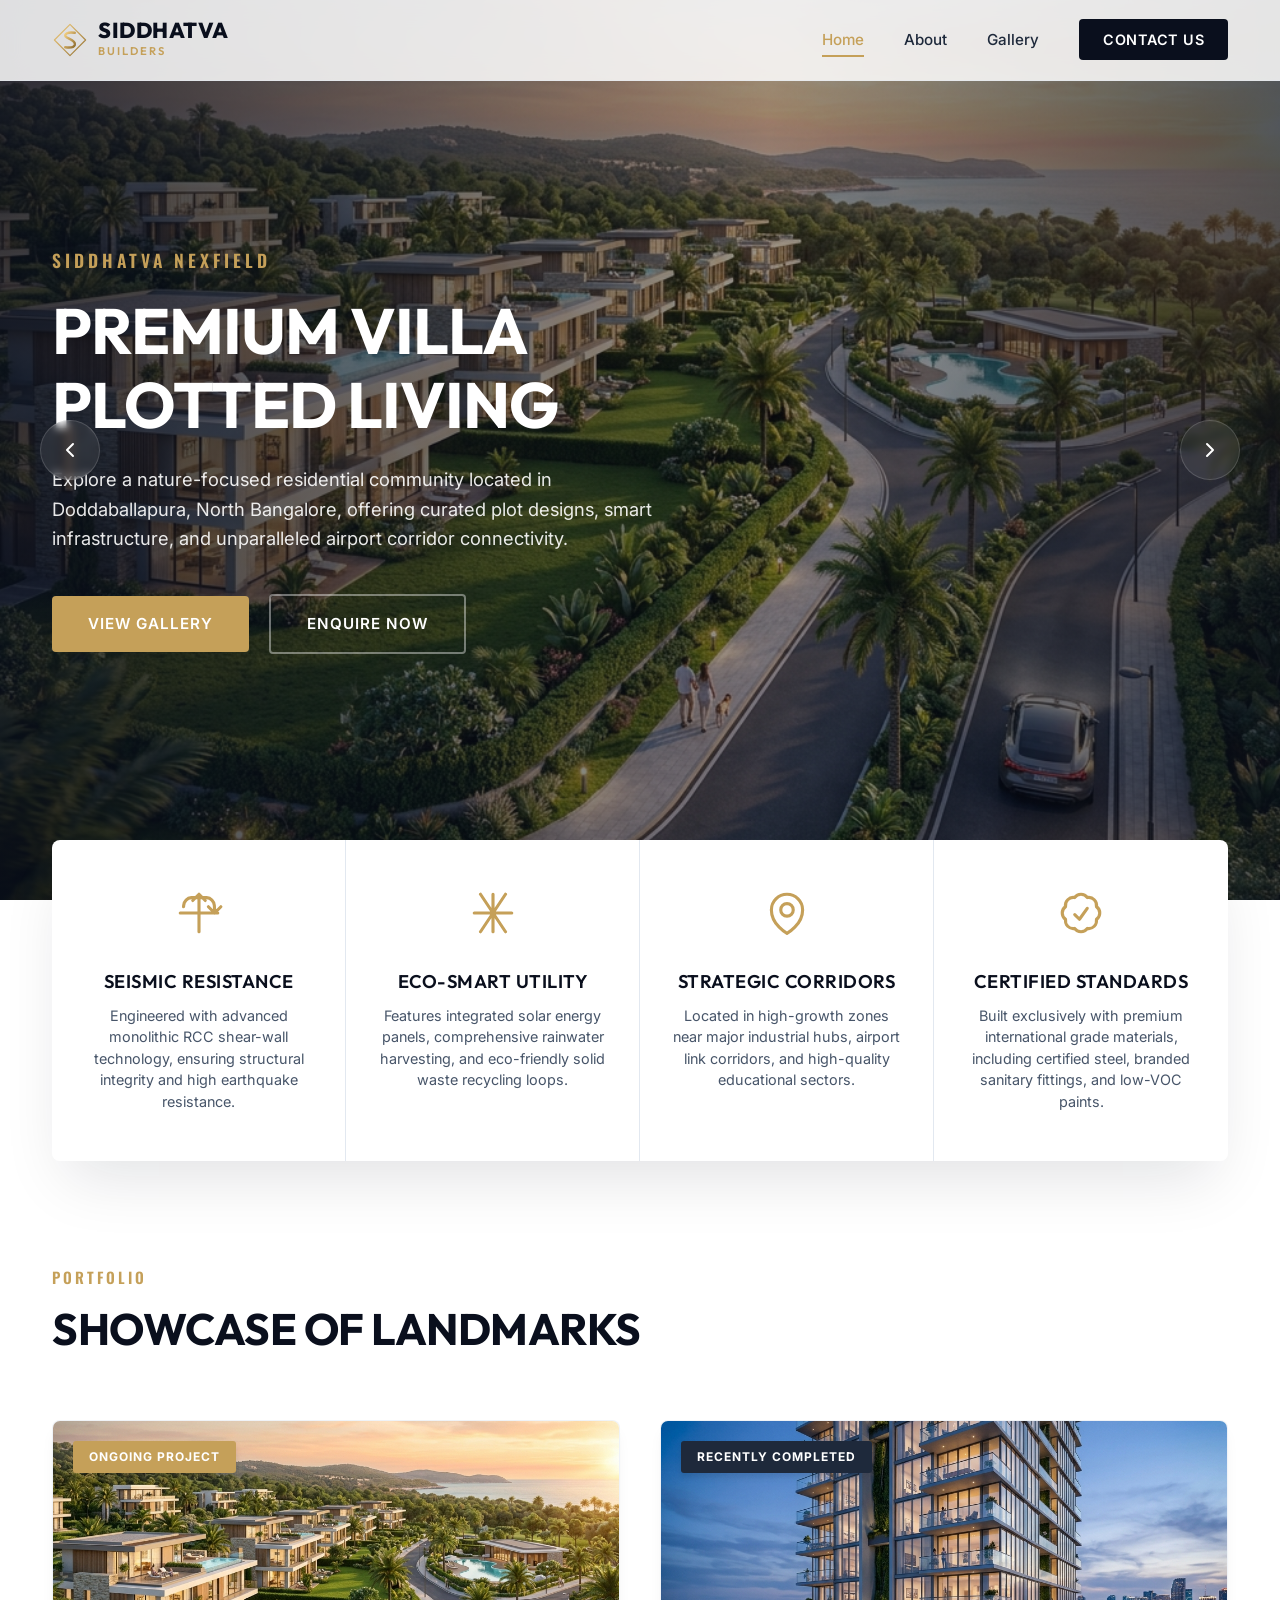
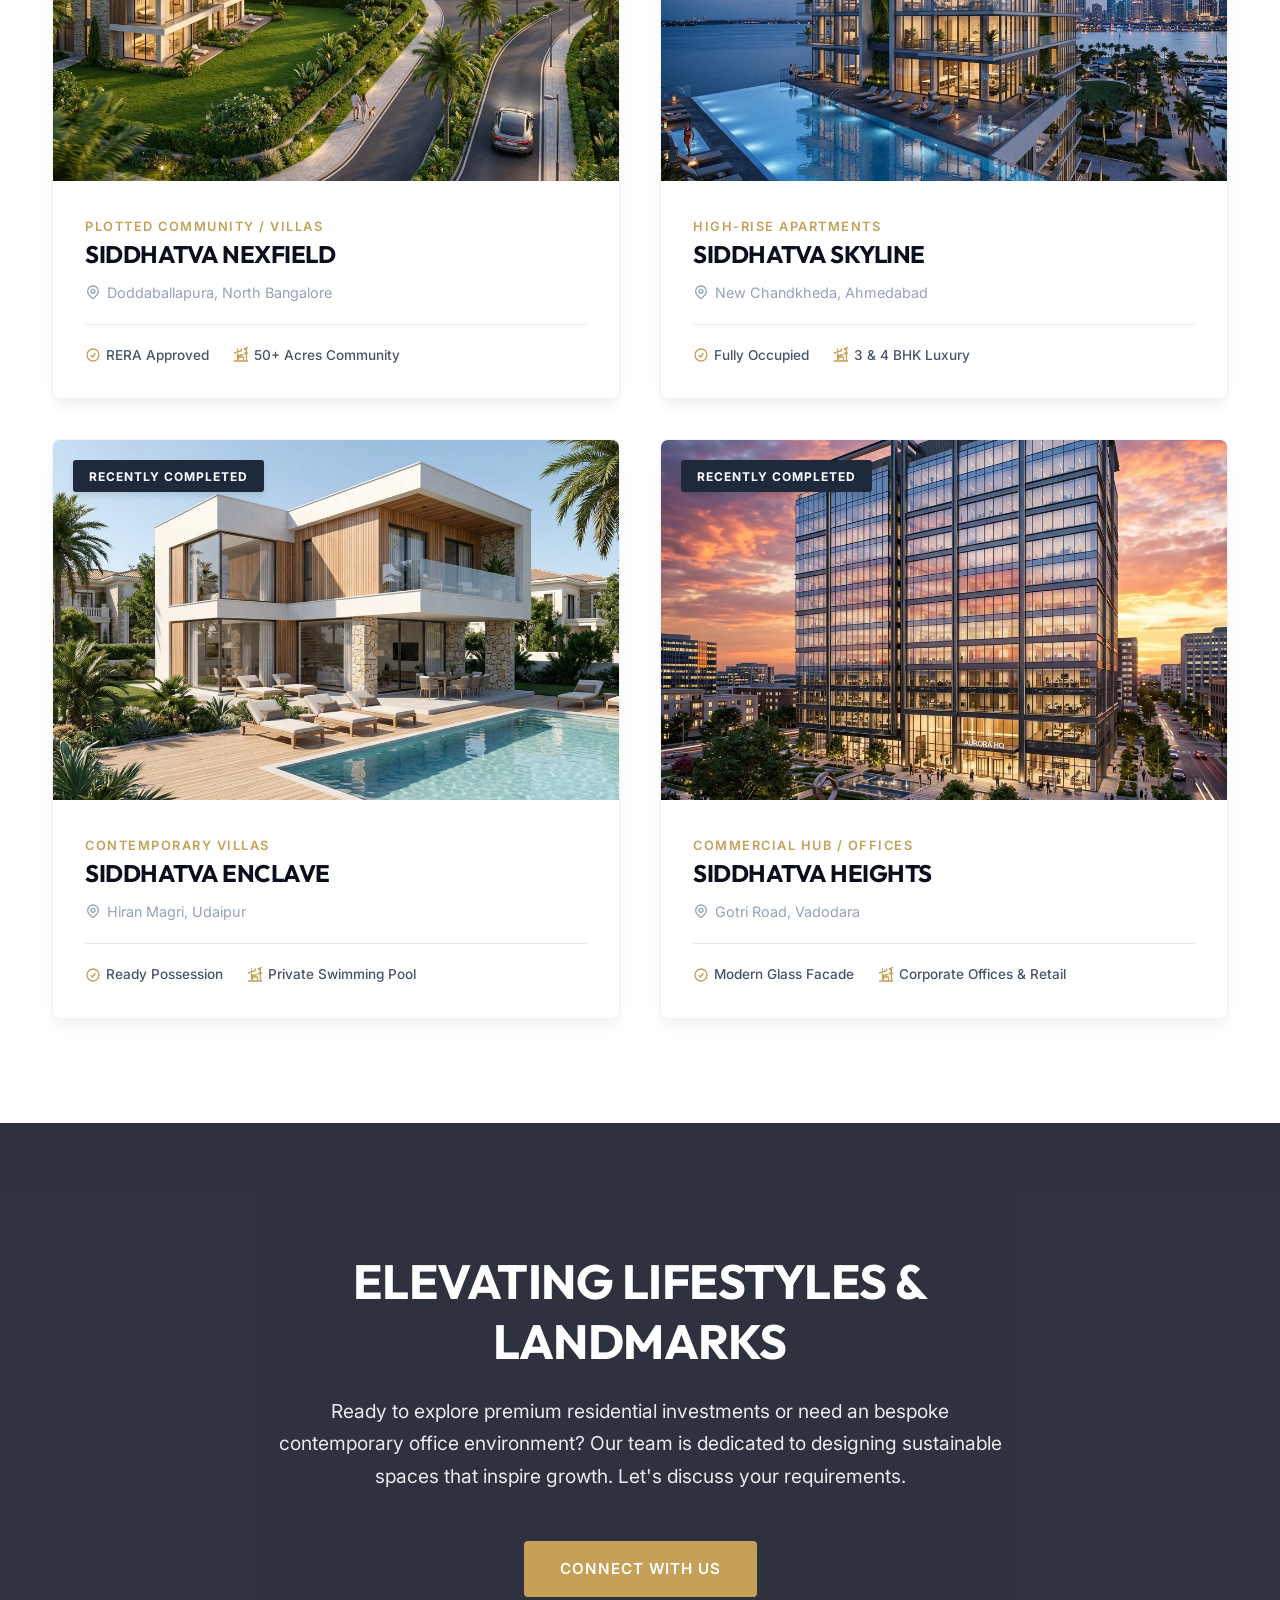
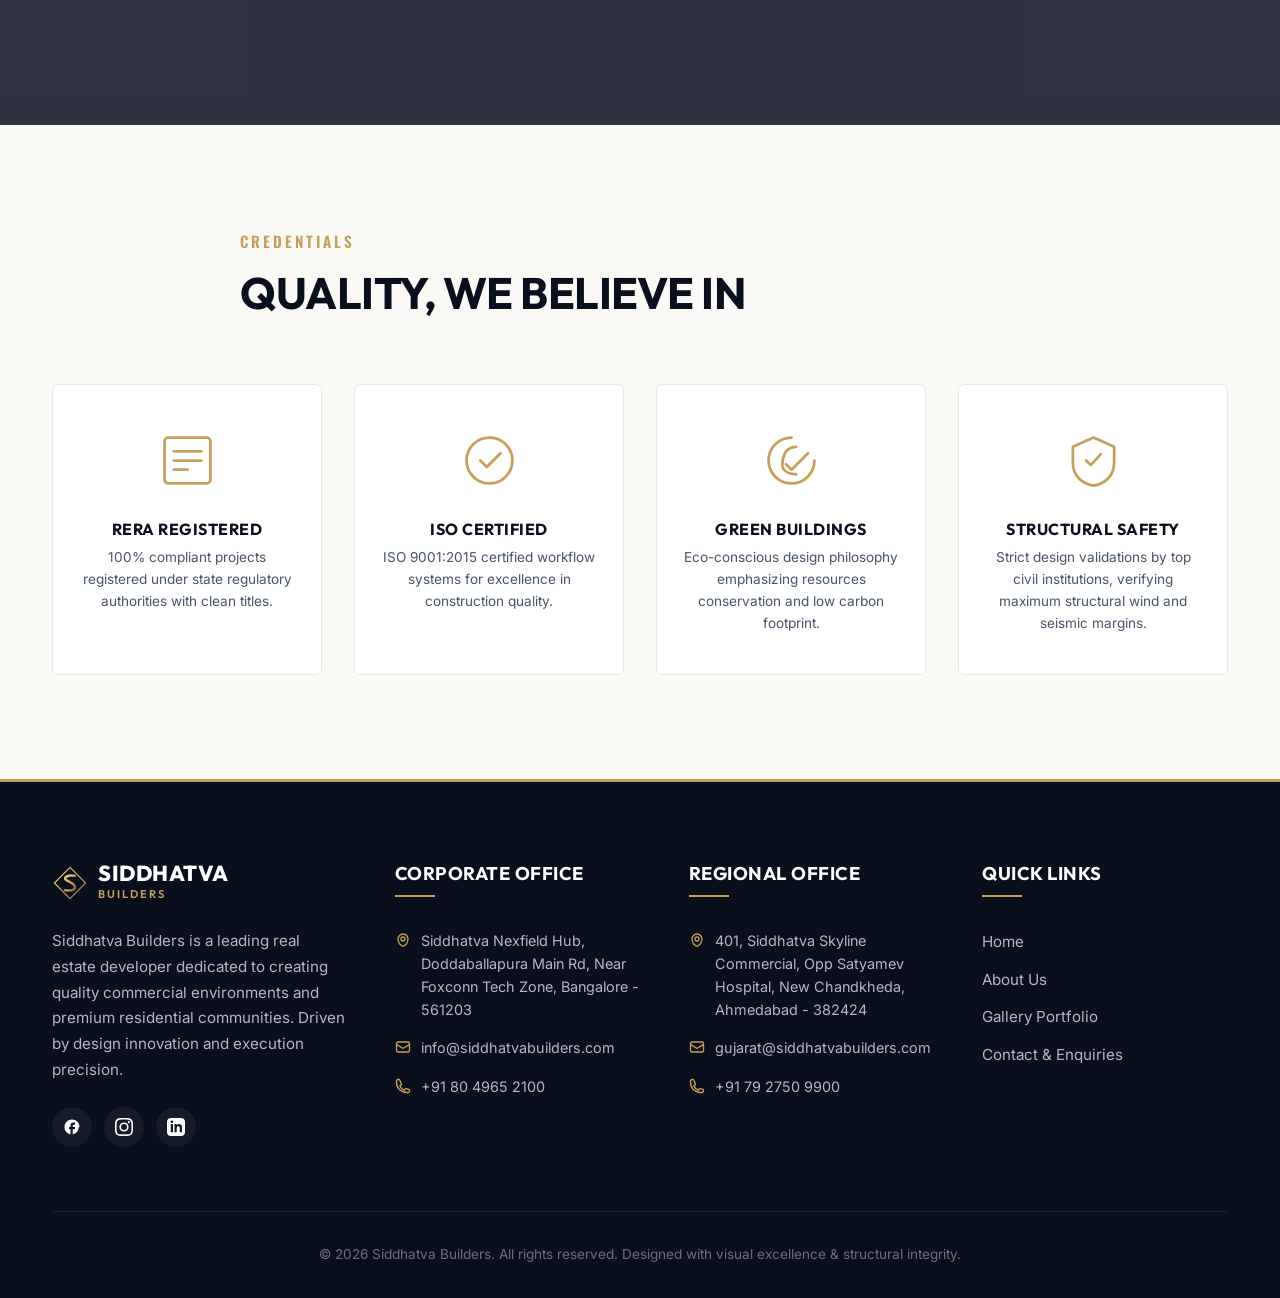
<file: index.html>
<!DOCTYPE html>
<html lang="en">
<head>
    <meta charset="utf-8">
    <meta http-equiv="X-UA-Compatible" content="IE=edge">
    <meta name="viewport" content="width=device-width, initial-scale=1">
    
    <title>Siddhatva Builders | Elevating Lifestyles & Landmarks</title>
    <meta name="description" content="Siddhatva Builders creates luxury residential communities, modern high-rise apartments, and state-of-the-art commercial hubs across India's emerging corridors.">
    <meta name="keywords" content="Siddhatva Builders, Siddhatva Group, Siddhatva Nexfield, Siddhatva Skyline, Real Estate, Luxury Villas, Ahmedabad, Bangalore, Doddaballapura">
    
    <!-- Favicon -->
    <link rel="icon" type="image/png" href="data:image/svg+xml,<svg xmlns='http://www.w3.org/2000/svg' viewBox='0 0 24 24' fill='none' stroke='%23C5A059' stroke-width='1.5' stroke-linejoin='round'><path d='M12 2L22 12L12 22L2 12L12 2z'/><path d='M15 8c0 0-5.5-.5-6.3 2-.8 2.5 7.3 2.5 6.5 6.5-.8 2.5-6.2 1.5-6.2 1.5' stroke-width='2'/></svg>">

    <!-- CSS Sheets -->
    <link rel="stylesheet" href="css/style.css">
</head>
<body>

    <!-- Loading Screen -->
    <div class="loading-screen">
        <div class="loader"></div>
    </div>

    <!-- Header Start -->
    <header class="site-header">
        <div class="container">
            <div class="header-container">
                <a href="index.html" class="logo" id="header-logo-link">
                    <svg viewBox="0 0 60 60" fill="none" xmlns="http://www.w3.org/2000/svg">
                    <defs>
                        <linearGradient id="goldGrad" x1="0%" y1="0%" x2="100%" y2="100%">
                            <stop offset="0%" stop-color="#F3D082"/>
                            <stop offset="50%" stop-color="#C5A059"/>
                            <stop offset="100%" stop-color="#8E6D2F"/>
                        </linearGradient>
                    </defs>
                    <path d="M30 4L56 30L30 56L4 30L30 4Z" stroke="url(#goldGrad)" stroke-width="2" stroke-linejoin="round"/>
                    <path d="M38 18C38 18 24 16 22 22C20 28 40 28 38 38C36 44 22 42 22 42" stroke="url(#goldGrad)" stroke-width="4" stroke-linecap="round" stroke-linejoin="round"/>
                    <path d="M30 12V48" stroke="url(#goldGrad)" stroke-width="1" opacity="0.4"/>
                </svg>
                    <div class="logo-text">
                        <span class="brand-title">Siddhatva</span>
                        <span class="brand-subtitle">Builders</span>
                    </div>
                </a>

                <button class="mobile-nav-toggle" aria-label="Toggle menu" id="menu-toggle-button">
                    <span></span>
                    <span></span>
                    <span></span>
                </button>

                <nav class="nav-menu" id="primary-nav-menu">
                    <ul style="display: contents; list-style: none;">
                        <li class="nav-item active"><a href="index.html" class="nav-link" id="nav-home">Home</a></li>
                        <li class="nav-item"><a href="about.html" class="nav-link" id="nav-about">About</a></li>
                        <li class="nav-item"><a href="gallery.html" class="nav-link" id="nav-gallery">Gallery</a></li>
                        <li class="nav-item"><a href="contact.html" class="nav-link contact-btn" id="nav-contact">Contact Us</a></li>
                    </ul>
                </nav>
            </div>
        </div>
    </header>
    <!-- Header End -->

    <!-- Main Content Start -->
    <main class="page-content" style="padding-top: 0;">

        <!-- Hero Slider Start -->
        <section class="hero-slider-container" id="hero-slider-section">
            <div class="slider-wrapper">
                
                <!-- Slide 1 -->
                <div class="slide active">
                    <div class="slide-bg" style="background-image: url('images/hero-nexfield.png');"></div>
                    <div class="slide-overlay"></div>
                    <div class="slide-content-container">
                        <div class="container">
                            <div class="slide-content">
                                <span class="slide-tag">Siddhatva Nexfield</span>
                                <h1 class="slide-title">Premium Villa Plotted Living</h1>
                                <p class="slide-desc">Explore a nature-focused residential community located in Doddaballapura, North Bangalore, offering curated plot designs, smart infrastructure, and unparalleled airport corridor connectivity.</p>
                                <div class="slide-actions">
                                    <a href="gallery.html" class="btn btn-primary" id="slide1-cta">View Gallery</a>
                                    <a href="contact.html" class="btn btn-outline" id="slide1-contact">Enquire Now</a>
                                </div>
                            </div>
                        </div>
                    </div>
                </div>

                <!-- Slide 2 -->
                <div class="slide">
                    <div class="slide-bg" style="background-image: url('images/hero-skyline.png');"></div>
                    <div class="slide-overlay"></div>
                    <div class="slide-content-container">
                        <div class="container">
                            <div class="slide-content">
                                <span class="slide-tag">Siddhatva Skyline</span>
                                <h2 class="slide-title">Luxury Urban High-Rise</h2>
                                <p class="slide-desc">Redefine city living with ultra-modern apartments in Ahmedabad, showcasing floor-to-ceiling glass design, infinity pool decks, smart automation, and structural excellence.</p>
                                <div class="slide-actions">
                                    <a href="gallery.html" class="btn btn-primary" id="slide2-cta">Explore Design</a>
                                    <a href="contact.html" class="btn btn-outline" id="slide2-contact">Get Brochure</a>
                                </div>
                            </div>
                        </div>
                    </div>
                </div>

                <!-- Slide 3 -->
                <div class="slide">
                    <div class="slide-bg" style="background-image: url('images/hero-enclave.png');"></div>
                    <div class="slide-overlay"></div>
                    <div class="slide-content-container">
                        <div class="container">
                            <div class="slide-content">
                                <span class="slide-tag">Siddhatva Enclave</span>
                                <h2 class="slide-title">Exquisite Smart Villas</h2>
                                <p class="slide-desc">Experience boutique luxury with contemporary 4BHK architectural villas featuring private terrace pools, green energy integration, and crafted Italian marble finishes.</p>
                                <div class="slide-actions">
                                    <a href="gallery.html" class="btn btn-primary" id="slide3-cta">View Details</a>
                                    <a href="contact.html" class="btn btn-outline" id="slide3-contact">Schedule Site Visit</a>
                                </div>
                            </div>
                        </div>
                    </div>
                </div>

            </div>

            <!-- Slider Arrows -->
            <button class="slider-arrow slider-arrow-left" aria-label="Previous Slide" id="slider-prev-button">
                <svg width="24" height="24" fill="none" stroke="currentColor" stroke-width="2" stroke-linecap="round" stroke-linejoin="round"><polyline points="15 18 9 12 15 6"/></svg>
            </button>
            <button class="slider-arrow slider-arrow-right" aria-label="Next Slide" id="slider-next-button">
                <svg width="24" height="24" fill="none" stroke="currentColor" stroke-width="2" stroke-linecap="round" stroke-linejoin="round"><polyline points="9 18 15 12 9 6"/></svg>
            </button>

            <!-- Slider Indicators -->
            <div class="slider-indicators" id="slider-dots-container"></div>
        </section>
        <!-- Hero Slider End -->

        <!-- Highlights Section Start -->
        <section class="highlights-section" id="brand-highlights-section">
            <div class="container">
                <div class="highlights-grid">
                    
                    <!-- Card 1 -->
                    <div class="highlight-card">
                        <div class="highlight-icon">
                            <svg fill="none" stroke="currentColor" viewBox="0 0 24 24" xmlns="http://www.w3.org/2000/svg">
                                <path stroke-linecap="round" stroke-linejoin="round" d="M19.5 12c0-1.232-.046-2.453-.138-3.662a4.006 4.006 0 00-3.7-3.7 48.656 48.656 0 00-7.324 0 4.006 4.006 0 00-3.7 3.7c-.017.22-.032.441-.046.662M19.5 12l3-3m-3 3l-3-3M12 3v18m0-18l-3 3m3-3l3 3M3 12h18"></path>
                            </svg>
                        </div>
                        <h3 class="highlight-title">Seismic Resistance</h3>
                        <p class="highlight-desc">Engineered with advanced monolithic RCC shear-wall technology, ensuring structural integrity and high earthquake resistance.</p>
                    </div>

                    <!-- Card 2 -->
                    <div class="highlight-card">
                        <div class="highlight-icon">
                            <svg fill="none" stroke="currentColor" viewBox="0 0 24 24" xmlns="http://www.w3.org/2000/svg">
                                <path stroke-linecap="round" stroke-linejoin="round" d="M12 3v18M3 12h18m-3-9L6 21M6 3l12 18"></path>
                            </svg>
                        </div>
                        <h3 class="highlight-title">Eco-Smart Utility</h3>
                        <p class="highlight-desc">Features integrated solar energy panels, comprehensive rainwater harvesting, and eco-friendly solid waste recycling loops.</p>
                    </div>

                    <!-- Card 3 -->
                    <div class="highlight-card">
                        <div class="highlight-icon">
                            <svg fill="none" stroke="currentColor" viewBox="0 0 24 24" xmlns="http://www.w3.org/2000/svg">
                                <path stroke-linecap="round" stroke-linejoin="round" d="M15 10.5a3 3 0 11-6 0 3 3 0 016 0z"></path>
                                <path stroke-linecap="round" stroke-linejoin="round" d="M19.5 10.5c0 7.142-7.5 11.25-7.5 11.25s-7.5-4.108-7.5-11.25C4.5 6.358 7.858 3 12 3s7.5 3.358 7.5 7.5z"></path>
                            </svg>
                        </div>
                        <h3 class="highlight-title">Strategic Corridors</h3>
                        <p class="highlight-desc">Located in high-growth zones near major industrial hubs, airport link corridors, and high-quality educational sectors.</p>
                    </div>

                    <!-- Card 4 -->
                    <div class="highlight-card">
                        <div class="highlight-icon">
                            <svg fill="none" stroke="currentColor" viewBox="0 0 24 24" xmlns="http://www.w3.org/2000/svg">
                                <path stroke-linecap="round" stroke-linejoin="round" d="M9 12.75L11.25 15 15 9.75M21 12c0 1.268-.63 2.39-1.593 3.068a3.745 3.745 0 01-1.043 3.296 3.745 3.745 0 01-3.296 1.043A3.745 3.745 0 0112 21c-1.268 0-2.39-.63-3.068-1.593a3.746 3.746 0 01-3.296-1.043 3.745 3.745 0 01-1.043-3.296A3.745 3.745 0 013 12c0-1.268.63-2.39 1.593-3.068a3.745 3.745 0 011.043-3.296 3.746 3.746 0 013.296-1.043A3.746 3.746 0 0112 3c1.268 0 2.39.63 3.068 1.593a3.746 3.746 0 013.296 1.043 3.746 3.746 0 011.043 3.296A3.745 3.745 0 0121 12z"></path>
                            </svg>
                        </div>
                        <h3 class="highlight-title">Certified Standards</h3>
                        <p class="highlight-desc">Built exclusively with premium international grade materials, including certified steel, branded sanitary fittings, and low-VOC paints.</p>
                    </div>

                </div>
            </div>
        </section>
        <!-- Highlights Section End -->

        <!-- Showcase Section Start -->
        <section class="section-padding" id="showcase-section">
            <div class="container">
                <div class="section-head">
                    <span class="section-subtitle">Portfolio</span>
                    <h2 class="section-title">Showcase of Landmarks</h2>
                </div>

                <!-- Showcase Grid -->
                <div class="projects-grid">
                    
                    <!-- Project 1 (Ongoing) -->
                    <article class="project-card" data-category="residential">
                        <span class="project-status-badge">Ongoing Project</span>
                        <div class="project-image-wrapper">
                            <img src="images/hero-nexfield.png" alt="Siddhatva Nexfield plot renderings">
                        </div>
                        <div class="project-info">
                            <span class="project-category">Plotted Community / Villas</span>
                            <h3 class="project-card-title">Siddhatva Nexfield</h3>
                            <div class="project-location">
                                <svg fill="none" stroke="currentColor" viewBox="0 0 24 24" xmlns="http://www.w3.org/2000/svg"><path stroke-linecap="round" stroke-linejoin="round" stroke-width="2" d="M17.657 16.657L13.414 20.9a1.998 1.998 0 01-2.827 0l-4.244-4.243a8 8 0 1111.314 0z"></path><path stroke-linecap="round" stroke-linejoin="round" stroke-width="2" d="M15 11a3 3 0 11-6 0 3 3 0 016 0z"></path></svg>
                                Doddaballapura, North Bangalore
                            </div>
                            <div class="project-features">
                                <span class="feature-tag">
                                    <svg fill="none" stroke="currentColor" stroke-width="2" viewBox="0 0 24 24" xmlns="http://www.w3.org/2000/svg"><path stroke-linecap="round" stroke-linejoin="round" d="M9 12.75L11.25 15 15 9.75M21 12a9 9 0 11-18 0 9 9 0 0118 0z"></path></svg>
                                    RERA Approved
                                </span>
                                <span class="feature-tag">
                                    <svg fill="none" stroke="currentColor" stroke-width="2" viewBox="0 0 24 24" xmlns="http://www.w3.org/2000/svg"><path stroke-linecap="round" stroke-linejoin="round" d="M8.25 21v-4.875c0-.621.504-1.125 1.125-1.125h5.25c.621 0 1.125.504 1.125 1.125V21m0 0h4.5V3.545M12.75 21h7.5V10.75M2.25 21h1.5m18 0h-18M2.25 9l4.5-1.636M18.75 3l-1.5.545m0 6.205l3 1m1.5-1.5l-3-1m-1.5-5.7l4.5-1.636M18.75 3v1.5M12.75 3v1.5m-6-1.5v1.5m0 6V18m0-6h1.5m0 0v6M6 7.5L10.5 6m0 0h1.5m-1.5 6.75l4.5-1.636M10.5 12h1.5"></path></svg>
                                    50+ Acres Community
                                </span>
                            </div>
                        </div>
                    </article>

                    <!-- Project 2 (Completed) -->
                    <article class="project-card" data-category="residential">
                        <span class="project-status-badge completed">Recently Completed</span>
                        <div class="project-image-wrapper">
                            <img src="images/hero-skyline.png" alt="Siddhatva Skyline residential building facade">
                        </div>
                        <div class="project-info">
                            <span class="project-category">High-Rise Apartments</span>
                            <h3 class="project-card-title">Siddhatva Skyline</h3>
                            <div class="project-location">
                                <svg fill="none" stroke="currentColor" viewBox="0 0 24 24" xmlns="http://www.w3.org/2000/svg"><path stroke-linecap="round" stroke-linejoin="round" stroke-width="2" d="M17.657 16.657L13.414 20.9a1.998 1.998 0 01-2.827 0l-4.244-4.243a8 8 0 1111.314 0z"></path><path stroke-linecap="round" stroke-linejoin="round" stroke-width="2" d="M15 11a3 3 0 11-6 0 3 3 0 016 0z"></path></svg>
                                New Chandkheda, Ahmedabad
                            </div>
                            <div class="project-features">
                                <span class="feature-tag">
                                    <svg fill="none" stroke="currentColor" stroke-width="2" viewBox="0 0 24 24" xmlns="http://www.w3.org/2000/svg"><path stroke-linecap="round" stroke-linejoin="round" d="M9 12.75L11.25 15 15 9.75M21 12a9 9 0 11-18 0 9 9 0 0118 0z"></path></svg>
                                    Fully Occupied
                                </span>
                                <span class="feature-tag">
                                    <svg fill="none" stroke="currentColor" stroke-width="2" viewBox="0 0 24 24" xmlns="http://www.w3.org/2000/svg"><path stroke-linecap="round" stroke-linejoin="round" d="M8.25 21v-4.875c0-.621.504-1.125 1.125-1.125h5.25c.621 0 1.125.504 1.125 1.125V21m0 0h4.5V3.545M12.75 21h7.5V10.75M2.25 21h1.5m18 0h-18M2.25 9l4.5-1.636M18.75 3l-1.5.545m0 6.205l3 1m1.5-1.5l-3-1m-1.5-5.7l4.5-1.636M18.75 3v1.5M12.75 3v1.5m-6-1.5v1.5m0 6V18m0-6h1.5m0 0v6M6 7.5L10.5 6m0 0h1.5m-1.5 6.75l4.5-1.636M10.5 12h1.5"></path></svg>
                                    3 & 4 BHK Luxury
                                </span>
                            </div>
                        </div>
                    </article>

                    <!-- Project 3 (Completed) -->
                    <article class="project-card" data-category="residential">
                        <span class="project-status-badge completed">Recently Completed</span>
                        <div class="project-image-wrapper">
                            <img src="images/hero-enclave.png" alt="Siddhatva Enclave villa exterior">
                        </div>
                        <div class="project-info">
                            <span class="project-category">Contemporary Villas</span>
                            <h3 class="project-card-title">Siddhatva Enclave</h3>
                            <div class="project-location">
                                <svg fill="none" stroke="currentColor" viewBox="0 0 24 24" xmlns="http://www.w3.org/2000/svg"><path stroke-linecap="round" stroke-linejoin="round" stroke-width="2" d="M17.657 16.657L13.414 20.9a1.998 1.998 0 01-2.827 0l-4.244-4.243a8 8 0 1111.314 0z"></path><path stroke-linecap="round" stroke-linejoin="round" stroke-width="2" d="M15 11a3 3 0 11-6 0 3 3 0 016 0z"></path></svg>
                                Hiran Magri, Udaipur
                            </div>
                            <div class="project-features">
                                <span class="feature-tag">
                                    <svg fill="none" stroke="currentColor" stroke-width="2" viewBox="0 0 24 24" xmlns="http://www.w3.org/2000/svg"><path stroke-linecap="round" stroke-linejoin="round" d="M9 12.75L11.25 15 15 9.75M21 12a9 9 0 11-18 0 9 9 0 0118 0z"></path></svg>
                                    Ready Possession
                                </span>
                                <span class="feature-tag">
                                    <svg fill="none" stroke="currentColor" stroke-width="2" viewBox="0 0 24 24" xmlns="http://www.w3.org/2000/svg"><path stroke-linecap="round" stroke-linejoin="round" d="M8.25 21v-4.875c0-.621.504-1.125 1.125-1.125h5.25c.621 0 1.125.504 1.125 1.125V21m0 0h4.5V3.545M12.75 21h7.5V10.75M2.25 21h1.5m18 0h-18M2.25 9l4.5-1.636M18.75 3l-1.5.545m0 6.205l3 1m1.5-1.5l-3-1m-1.5-5.7l4.5-1.636M18.75 3v1.5M12.75 3v1.5m-6-1.5v1.5m0 6V18m0-6h1.5m0 0v6M6 7.5L10.5 6m0 0h1.5m-1.5 6.75l4.5-1.636M10.5 12h1.5"></path></svg>
                                    Private Swimming Pool
                                </span>
                            </div>
                        </div>
                    </article>

                    <!-- Project 4 (Commercial) -->
                    <article class="project-card" data-category="commercial">
                        <span class="project-status-badge completed">Recently Completed</span>
                        <div class="project-image-wrapper">
                            <img src="images/proj-heights.png" alt="Siddhatva Heights commercial building facade">
                        </div>
                        <div class="project-info">
                            <span class="project-category">Commercial Hub / Offices</span>
                            <h3 class="project-card-title">Siddhatva Heights</h3>
                            <div class="project-location">
                                <svg fill="none" stroke="currentColor" viewBox="0 0 24 24" xmlns="http://www.w3.org/2000/svg"><path stroke-linecap="round" stroke-linejoin="round" stroke-width="2" d="M17.657 16.657L13.414 20.9a1.998 1.998 0 01-2.827 0l-4.244-4.243a8 8 0 1111.314 0z"></path><path stroke-linecap="round" stroke-linejoin="round" stroke-width="2" d="M15 11a3 3 0 11-6 0 3 3 0 016 0z"></path></svg>
                                Gotri Road, Vadodara
                            </div>
                            <div class="project-features">
                                <span class="feature-tag">
                                    <svg fill="none" stroke="currentColor" stroke-width="2" viewBox="0 0 24 24" xmlns="http://www.w3.org/2000/svg"><path stroke-linecap="round" stroke-linejoin="round" d="M9 12.75L11.25 15 15 9.75M21 12a9 9 0 11-18 0 9 9 0 0118 0z"></path></svg>
                                    Modern Glass Facade
                                </span>
                                <span class="feature-tag">
                                    <svg fill="none" stroke="currentColor" stroke-width="2" viewBox="0 0 24 24" xmlns="http://www.w3.org/2000/svg"><path stroke-linecap="round" stroke-linejoin="round" d="M8.25 21v-4.875c0-.621.504-1.125 1.125-1.125h5.25c.621 0 1.125.504 1.125 1.125V21m0 0h4.5V3.545M12.75 21h7.5V10.75M2.25 21h1.5m18 0h-18M2.25 9l4.5-1.636M18.75 3l-1.5.545m0 6.205l3 1m1.5-1.5l-3-1m-1.5-5.7l4.5-1.636M18.75 3v1.5M12.75 3v1.5m-6-1.5v1.5m0 6V18m0-6h1.5m0 0v6M6 7.5L10.5 6m0 0h1.5m-1.5 6.75l4.5-1.636M10.5 12h1.5"></path></svg>
                                    Corporate Offices & Retail
                                </span>
                            </div>
                        </div>
                    </article>

                </div>
            </div>
        </section>
        <!-- Showcase Section End -->

        <!-- CTA Section Start -->
        <section class="cta-banner" style="background-image: url('images/hero-skyline.png');" id="cta-banner-section">
            <div class="cta-overlay"></div>
            <div class="cta-content container">
                <h2 class="cta-title">Elevating Lifestyles & Landmarks</h2>
                <p class="cta-desc">Ready to explore premium residential investments or need an bespoke contemporary office environment? Our team is dedicated to designing sustainable spaces that inspire growth. Let's discuss your requirements.</p>
                <a href="contact.html" class="btn btn-primary" id="cta-button">Connect with us</a>
            </div>
        </section>
        <!-- CTA Section End -->

        <!-- Quality Verification Badges -->
        <section class="section-padding bg-light" id="verification-badges-section">
            <div class="container">
                <div class="section-head text-center" style="margin-left: auto; margin-right: auto;">
                    <span class="section-subtitle">Credentials</span>
                    <h2 class="section-title">Quality, We Believe In</h2>
                </div>

                <div class="credentials-grid">
                    
                    <!-- Credential 1 -->
                    <div class="credential-item">
                        <div class="credential-logo">
                            <svg viewBox="0 0 60 60" fill="none" xmlns="http://www.w3.org/2000/svg">
                                <rect x="5" y="5" width="50" height="50" rx="4" stroke="currentColor" stroke-width="3"/>
                                <path d="M15 20H45" stroke="currentColor" stroke-width="3" stroke-linecap="round"/>
                                <path d="M15 30H45" stroke="currentColor" stroke-width="3" stroke-linecap="round"/>
                                <path d="M15 40H30" stroke="currentColor" stroke-width="3" stroke-linecap="round"/>
                            </svg>
                        </div>
                        <h3 class="credential-title">RERA Registered</h3>
                        <p class="credential-desc">100% compliant projects registered under state regulatory authorities with clean titles.</p>
                    </div>

                    <!-- Credential 2 -->
                    <div class="credential-item">
                        <div class="credential-logo">
                            <svg viewBox="0 0 60 60" fill="none" xmlns="http://www.w3.org/2000/svg">
                                <circle cx="30" cy="30" r="25" stroke="currentColor" stroke-width="3"/>
                                <path d="M20 30L27 37L42 22" stroke="currentColor" stroke-width="3" stroke-linecap="round" stroke-linejoin="round"/>
                            </svg>
                        </div>
                        <h3 class="credential-title">ISO Certified</h3>
                        <p class="credential-desc">ISO 9001:2015 certified workflow systems for excellence in construction quality.</p>
                    </div>

                    <!-- Credential 3 -->
                    <div class="credential-item">
                        <div class="credential-logo">
                            <svg viewBox="0 0 60 60" fill="none" xmlns="http://www.w3.org/2000/svg">
                                <path d="M30 5C16.19 5 5 16.19 5 30C5 43.81 16.19 55 30 55C43.81 55 55 43.81 55 30" stroke="currentColor" stroke-width="3" stroke-linecap="round"/>
                                <path d="M35 15C22 15 20 28 20 35C20 42 28 45 35 45" stroke="currentColor" stroke-width="3" stroke-linecap="round"/>
                                <path d="M48 22L30 40L24 34" stroke="currentColor" stroke-width="3" stroke-linecap="round" stroke-linejoin="round"/>
                            </svg>
                        </div>
                        <h3 class="credential-title">Green Buildings</h3>
                        <p class="credential-desc">Eco-conscious design philosophy emphasizing resources conservation and low carbon footprint.</p>
                    </div>

                    <!-- Credential 4 -->
                    <div class="credential-item">
                        <div class="credential-logo">
                            <svg viewBox="0 0 60 60" fill="none" xmlns="http://www.w3.org/2000/svg">
                                <path d="M30 5L52.5 15V32.5C52.5 46.5 43 55 30 57.5C17 55 7.5 46.5 7.5 32.5V15L30 5Z" stroke="currentColor" stroke-width="3" stroke-linejoin="round"/>
                                <path d="M22 30L27 35L38 23" stroke="currentColor" stroke-width="3" stroke-linecap="round" stroke-linejoin="round"/>
                            </svg>
                        </div>
                        <h3 class="credential-title">Structural Safety</h3>
                        <p class="credential-desc">Strict design validations by top civil institutions, verifying maximum structural wind and seismic margins.</p>
                    </div>

                </div>
            </div>
        </section>
        <!-- Quality Verification End -->

    </main>
    <!-- Main Content End -->

    <!-- Footer Start -->
    <footer class="site-footer">
        <div class="container">
            <div class="footer-top">
                <div class="footer-grid">
                    
                    <!-- Col 1 -->
                    <div class="footer-widget">
                        <a href="index.html" class="logo" style="margin-bottom: 1.5rem;" id="footer-logo-link">
                            <svg viewBox="0 0 60 60" fill="none" xmlns="http://www.w3.org/2000/svg">
                            <defs>
                                <linearGradient id="goldGrad" x1="0%" y1="0%" x2="100%" y2="100%">
                                    <stop offset="0%" stop-color="#F3D082"/>
                                    <stop offset="50%" stop-color="#C5A059"/>
                                    <stop offset="100%" stop-color="#8E6D2F"/>
                                </linearGradient>
                            </defs>
                            <path d="M30 4L56 30L30 56L4 30L30 4Z" stroke="url(#goldGrad)" stroke-width="2" stroke-linejoin="round"/>
                            <path d="M38 18C38 18 24 16 22 22C20 28 40 28 38 38C36 44 22 42 22 42" stroke="url(#goldGrad)" stroke-width="4" stroke-linecap="round" stroke-linejoin="round"/>
                            <path d="M30 12V48" stroke="url(#goldGrad)" stroke-width="1" opacity="0.4"/>
                </svg>
                            <div class="logo-text">
                                <span class="brand-title" style="color: #fff;">Siddhatva</span>
                                <span class="brand-subtitle">Builders</span>
                            </div>
                        </a>
                        <p class="footer-about-text">Siddhatva Builders is a leading real estate developer dedicated to creating quality commercial environments and premium residential communities. Driven by design innovation and execution precision.</p>
                        <div class="footer-social-links">
                            <a href="#" class="social-icon" aria-label="Facebook">
                                <svg fill="currentColor" viewBox="0 0 24 24" xmlns="http://www.w3.org/2000/svg"><path d="M22 12c0-5.52-4.48-10-10-10S2 6.48 2 12c0 4.84 3.44 8.87 8 9.8V15H8v-3h2V9.5C10 7.57 11.57 6 13.5 6H16v3h-2c-.55 0-1 .45-1 1v2h3v3h-3v6.8c4.56-.93 8-4.96 8-9.8z"/></svg>
                            </a>
                            <a href="#" class="social-icon" aria-label="Instagram">
                                <svg fill="currentColor" viewBox="0 0 24 24" xmlns="http://www.w3.org/2000/svg"><path d="M12 2.163c3.204 0 3.584.012 4.85.07 3.252.148 4.771 1.691 4.919 4.919.058 1.265.069 1.645.069 4.849 0 3.205-.012 3.584-.069 4.849-.149 3.225-1.664 4.771-4.919 4.919-1.266.058-1.644.07-4.85.07-3.204 0-3.584-.012-4.849-.07-3.26-.149-4.771-1.699-4.919-4.92-.058-1.265-.07-1.644-.07-4.849 0-3.204.013-3.583.07-4.849.149-3.227 1.664-4.771 4.919-4.919 1.266-.057 1.645-.069 4.849-.069zM12 0C8.741 0 8.333.014 7.053.072 2.695.272.273 2.69.073 7.051.014 8.333 0 8.741 0 12c0 3.259.014 3.668.072 4.948.2 4.358 2.618 6.78 6.98 6.98 1.281.058 1.689.072 4.948.072 3.259 0 3.668-.014 4.948-.072 4.354-.2 6.782-2.618 6.979-6.98.059-1.28.073-1.689.073-4.948 0-3.259-.014-3.667-.072-4.947-.196-4.354-2.617-6.78-6.979-6.98C15.668.014 15.259 0 12 0zm0 5.838a6.162 6.162 0 100 12.324 6.162 6.162 0 000-12.324zM12 16a4 4 0 110-8 4 4 0 010 8zm6.406-11.845a1.44 1.44 0 100 2.881 1.44 1.44 0 000-2.881z"/></svg>
                            </a>
                            <a href="#" class="social-icon" aria-label="LinkedIn">
                                <svg fill="currentColor" viewBox="0 0 24 24" xmlns="http://www.w3.org/2000/svg"><path d="M19 0h-14c-2.761 0-5 2.239-5 5v14c0 2.761 2.239 5 5 5h14c2.762 0 5-2.239 5-5v-14c0-2.761-2.238-5-5-5zm-11 19h-3v-11h3v11zm-1.5-12.268c-.966 0-1.75-.779-1.75-1.75s.784-1.75 1.75-1.75 1.75.779 1.75 1.75-.784 1.75-1.75 1.75zm13.5 12.268h-3v-5.604c0-3.368-4-3.113-4 0v5.604h-3v-11h3v1.765c1.396-2.586 7-2.777 7 2.476v6.759z"/></svg>
                            </a>
                        </div>
                    </div>

                    <!-- Col 2 -->
                    <div class="footer-widget">
                        <h4 class="footer-widget-title">Corporate Office</h4>
                        <ul class="footer-contact-list">
                            <li class="footer-contact-item">
                                <svg fill="none" stroke="currentColor" stroke-width="2" viewBox="0 0 24 24" xmlns="http://www.w3.org/2000/svg"><path stroke-linecap="round" stroke-linejoin="round" d="M15 10.5a3 3 0 11-6 0 3 3 0 016 0z"></path><path stroke-linecap="round" stroke-linejoin="round" d="M19.5 10.5c0 7.142-7.5 11.25-7.5 11.25s-7.5-4.108-7.5-11.25c0-4.142 3.358-7.5 7.5-7.5s7.5 3.358 7.5 7.5z"></path></svg>
                                <span>Siddhatva Nexfield Hub, Doddaballapura Main Rd, Near Foxconn Tech Zone, Bangalore - 561203</span>
                            </li>
                            <li class="footer-contact-item">
                                <svg fill="none" stroke="currentColor" stroke-width="2" viewBox="0 0 24 24" xmlns="http://www.w3.org/2000/svg"><path stroke-linecap="round" stroke-linejoin="round" d="M21.75 6.75v10.5a2.25 2.25 0 01-2.25 2.25h-15a2.25 2.25 0 01-2.25-2.25V6.75m19.5 0A2.25 2.25 0 0019.5 4.5h-15a2.25 2.25 0 00-2.25 2.25m19.5 0v.243a2.25 2.25 0 01-1.07 1.916l-7.5 4.615a2.25 2.25 0 01-2.36 0L3.32 8.91a2.25 2.25 0 01-1.07-1.916V6.75"></path></svg>
                                <span>info@siddhatvabuilders.com</span>
                            </li>
                            <li class="footer-contact-item">
                                <svg fill="none" stroke="currentColor" stroke-width="2" viewBox="0 0 24 24" xmlns="http://www.w3.org/2000/svg"><path stroke-linecap="round" stroke-linejoin="round" d="M2.25 6.75c0 8.284 6.716 15 15 15h2.25a2.25 2.25 0 002.25-2.25v-1.372c0-.516-.351-.966-.852-1.091l-4.423-1.106c-.44-.11-.902.055-1.173.417l-1.514 2.018a14.953 14.953 0 01-6.577-6.577l2.018-1.514c.362-.272.527-.734.417-1.173L6.963 3.102a1.125 1.125 0 00-1.091-.852H4.5A2.25 2.25 0 002.25 4.5v2.25z"></path></svg>
                                <span>+91 80 4965 2100</span>
                            </li>
                        </ul>
                    </div>

                    <!-- Col 3 -->
                    <div class="footer-widget">
                        <h4 class="footer-widget-title">Regional Office</h4>
                        <ul class="footer-contact-list">
                            <li class="footer-contact-item">
                                <svg fill="none" stroke="currentColor" stroke-width="2" viewBox="0 0 24 24" xmlns="http://www.w3.org/2000/svg"><path stroke-linecap="round" stroke-linejoin="round" d="M15 10.5a3 3 0 11-6 0 3 3 0 016 0z"></path><path stroke-linecap="round" stroke-linejoin="round" d="M19.5 10.5c0 7.142-7.5 11.25-7.5 11.25s-7.5-4.108-7.5-11.25c0-4.142 3.358-7.5 7.5-7.5s7.5 3.358 7.5 7.5z"></path></svg>
                                <span>401, Siddhatva Skyline Commercial, Opp Satyamev Hospital, New Chandkheda, Ahmedabad - 382424</span>
                            </li>
                            <li class="footer-contact-item">
                                <svg fill="none" stroke="currentColor" stroke-width="2" viewBox="0 0 24 24" xmlns="http://www.w3.org/2000/svg"><path stroke-linecap="round" stroke-linejoin="round" d="M21.75 6.75v10.5a2.25 2.25 0 01-2.25 2.25h-15a2.25 2.25 0 01-2.25-2.25V6.75m19.5 0A2.25 2.25 0 0019.5 4.5h-15a2.25 2.25 0 00-2.25 2.25m19.5 0v.243a2.25 2.25 0 01-1.07 1.916l-7.5 4.615a2.25 2.25 0 01-2.36 0L3.32 8.91a2.25 2.25 0 01-1.07-1.916V6.75"></path></svg>
                                <span>gujarat@siddhatvabuilders.com</span>
                            </li>
                            <li class="footer-contact-item">
                                <svg fill="none" stroke="currentColor" stroke-width="2" viewBox="0 0 24 24" xmlns="http://www.w3.org/2000/svg"><path stroke-linecap="round" stroke-linejoin="round" d="M2.25 6.75c0 8.284 6.716 15 15 15h2.25a2.25 2.25 0 002.25-2.25v-1.372c0-.516-.351-.966-.852-1.091l-4.423-1.106c-.44-.11-.902.055-1.173.417l-1.514 2.018a14.953 14.953 0 01-6.577-6.577l2.018-1.514c.362-.272.527-.734.417-1.173L6.963 3.102a1.125 1.125 0 00-1.091-.852H4.5A2.25 2.25 0 002.25 4.5v2.25z"></path></svg>
                                <span>+91 79 2750 9900</span>
                            </li>
                        </ul>
                    </div>

                    <!-- Col 4 -->
                    <div class="footer-widget">
                        <h4 class="footer-widget-title">Quick Links</h4>
                        <ul class="footer-links-list">
                            <li class="footer-link-item"><a href="index.html">Home</a></li>
                            <li class="footer-link-item"><a href="about.html">About Us</a></li>
                            <li class="footer-link-item"><a href="gallery.html">Gallery Portfolio</a></li>
                            <li class="footer-link-item"><a href="contact.html">Contact & Enquiries</a></li>
                        </ul>
                    </div>

                </div>
            </div>
            
            <div class="footer-bottom">
                <p>&copy; 2026 Siddhatva Builders. All rights reserved. Designed with visual excellence & structural integrity.</p>
            </div>
        </div>
    </footer>
    <!-- Footer End -->

    <!-- Core Script -->
    <script src="js/main.js"></script>
</body>
</html>
</file>
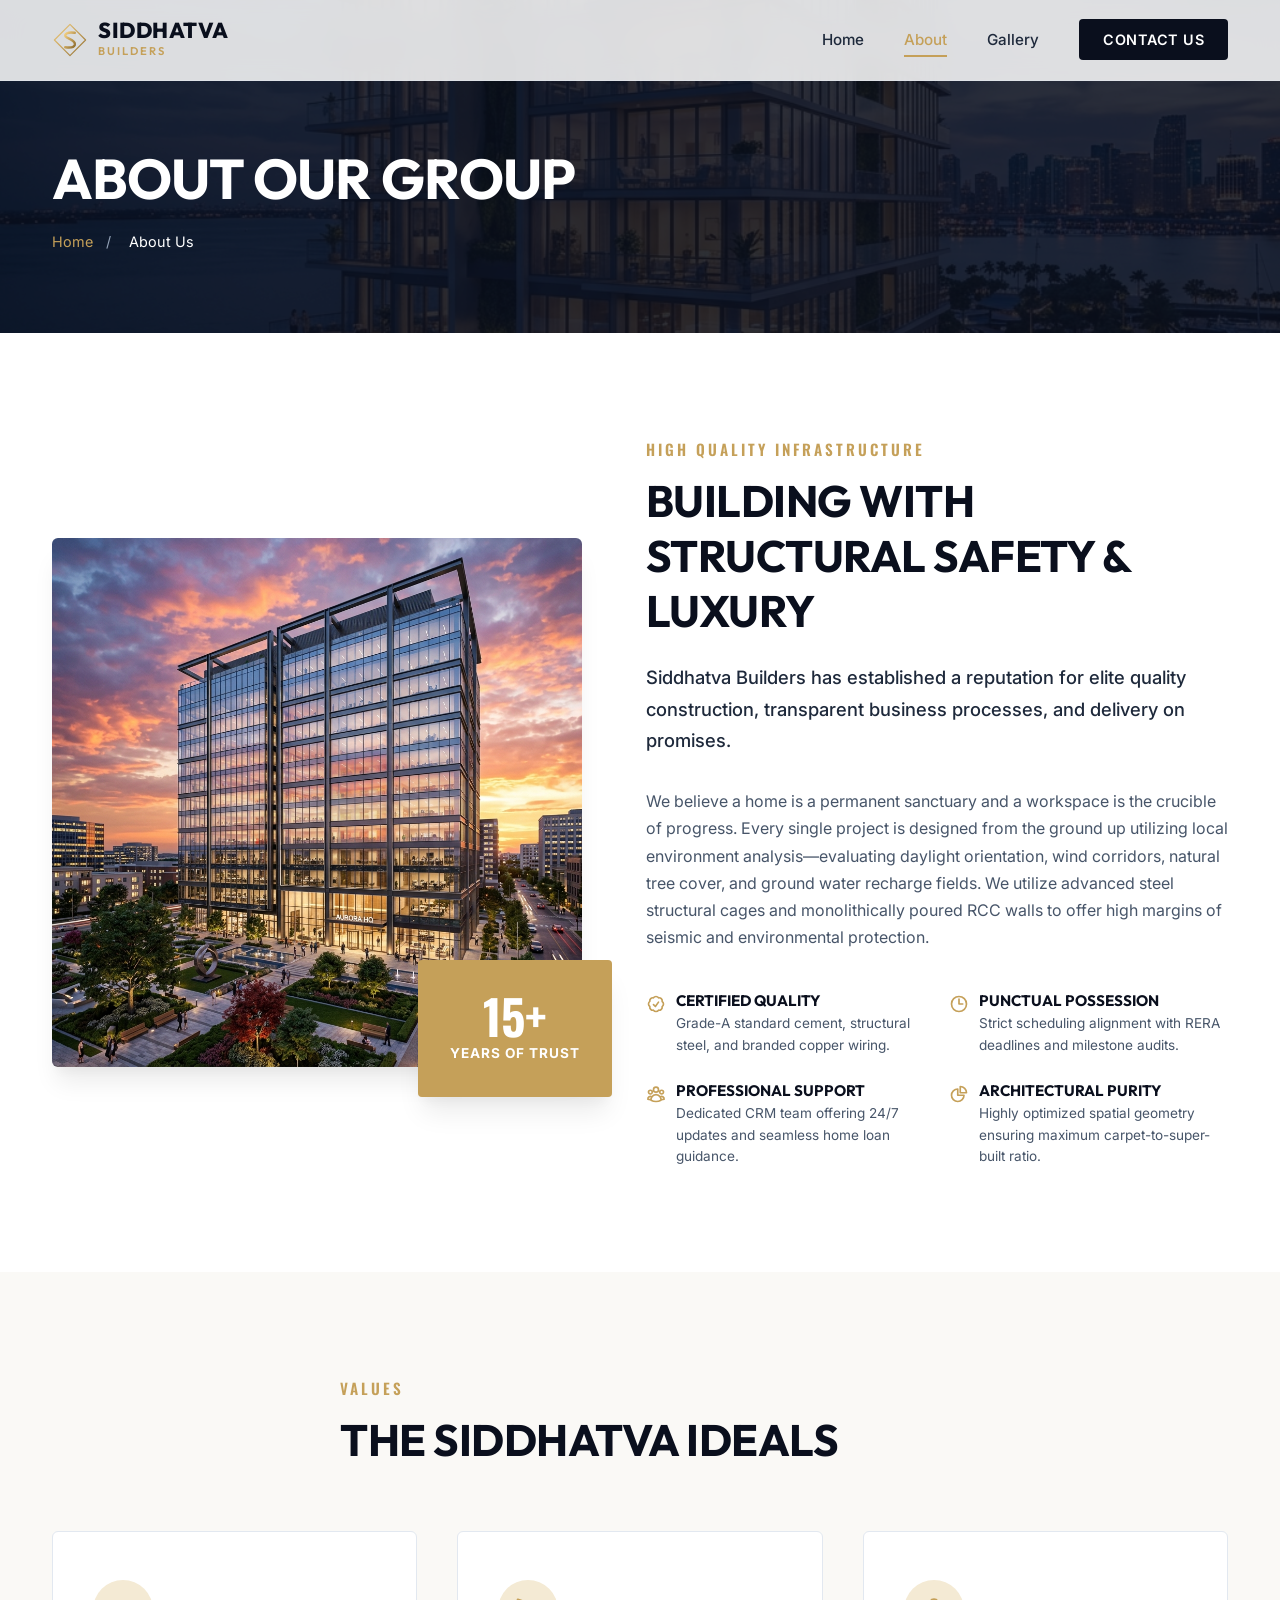
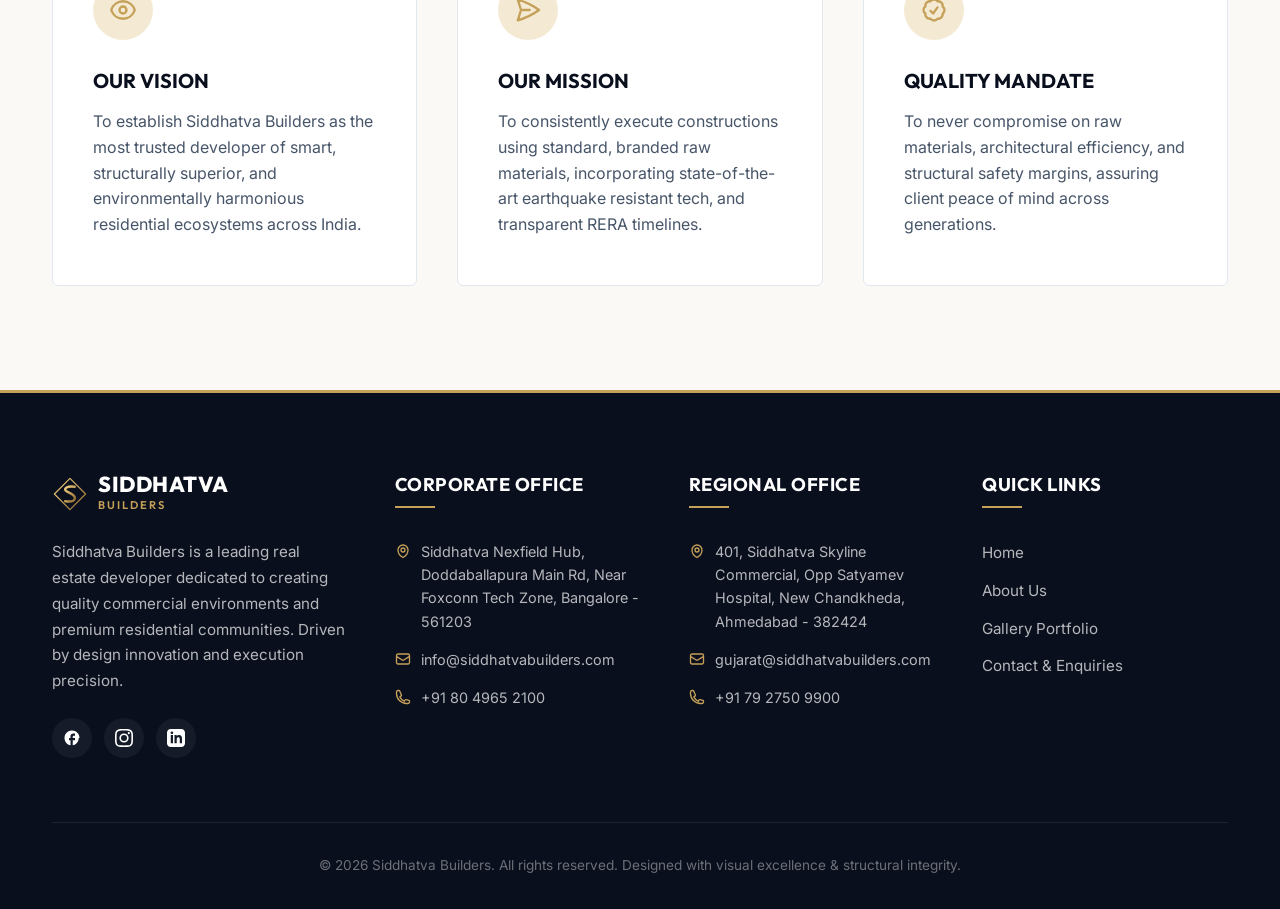
<file: about.html>
<!DOCTYPE html>
<html lang="en">
<head>
    <meta charset="utf-8">
    <meta http-equiv="X-UA-Compatible" content="IE=edge">
    <meta name="viewport" content="width=device-width, initial-scale=1">
    
    <title>About Us | Siddhatva Builders</title>
    <meta name="description" content="Learn about Siddhatva Builders' history, leadership, vision, and core values of design excellence and structural safety.">
    <meta name="keywords" content="About Siddhatva Builders, Real Estate Developers, Leadership, Mission, Vision, Structural Safety">
    
    <!-- Favicon -->
    <link rel="icon" type="image/png" href="data:image/svg+xml,<svg xmlns='http://www.w3.org/2000/svg' viewBox='0 0 24 24' fill='none' stroke='%23C5A059' stroke-width='1.5' stroke-linejoin='round'><path d='M12 2L22 12L12 22L2 12L12 2z'/><path d='M15 8c0 0-5.5-.5-6.3 2-.8 2.5 7.3 2.5 6.5 6.5-.8 2.5-6.2 1.5-6.2 1.5' stroke-width='2'/></svg>">

    <!-- CSS Sheets -->
    <link rel="stylesheet" href="css/style.css">
</head>
<body>

    <!-- Loading Screen -->
    <div class="loading-screen">
        <div class="loader"></div>
    </div>

    <!-- Header Start -->
    <header class="site-header">
        <div class="container">
            <div class="header-container">
                <a href="index.html" class="logo" id="header-logo-link">
                    <svg viewBox="0 0 60 60" fill="none" xmlns="http://www.w3.org/2000/svg">
                    <defs>
                        <linearGradient id="goldGrad" x1="0%" y1="0%" x2="100%" y2="100%">
                            <stop offset="0%" stop-color="#F3D082"/>
                            <stop offset="50%" stop-color="#C5A059"/>
                            <stop offset="100%" stop-color="#8E6D2F"/>
                        </linearGradient>
                    </defs>
                    <path d="M30 4L56 30L30 56L4 30L30 4Z" stroke="url(#goldGrad)" stroke-width="2" stroke-linejoin="round"/>
                    <path d="M38 18C38 18 24 16 22 22C20 28 40 28 38 38C36 44 22 42 22 42" stroke="url(#goldGrad)" stroke-width="4" stroke-linecap="round" stroke-linejoin="round"/>
                    <path d="M30 12V48" stroke="url(#goldGrad)" stroke-width="1" opacity="0.4"/>
                </svg>
                    <div class="logo-text">
                        <span class="brand-title">Siddhatva</span>
                        <span class="brand-subtitle">Builders</span>
                    </div>
                </a>

                <button class="mobile-nav-toggle" aria-label="Toggle menu" id="menu-toggle-button">
                    <span></span>
                    <span></span>
                    <span></span>
                </button>

                <nav class="nav-menu" id="primary-nav-menu">
                    <ul style="display: contents; list-style: none;">
                        <li class="nav-item"><a href="index.html" class="nav-link" id="nav-home">Home</a></li>
                        <li class="nav-item active"><a href="about.html" class="nav-link" id="nav-about">About</a></li>
                        <li class="nav-item"><a href="gallery.html" class="nav-link" id="nav-gallery">Gallery</a></li>
                        <li class="nav-item"><a href="contact.html" class="nav-link contact-btn" id="nav-contact">Contact Us</a></li>
                    </ul>
                </nav>
            </div>
        </div>
    </header>
    <!-- Header End -->

    <!-- Main Content Start -->
    <main class="page-content" style="padding-top: 0;">

        <!-- Page Banner -->
        <section class="page-banner" style="background-image: url('images/hero-skyline.png');" id="about-banner-section">
            <div class="page-banner-overlay"></div>
            <div class="page-banner-content container">
                <h1 class="page-title">About Our Group</h1>
                <nav class="breadcrumb">
                    <a href="index.html">Home</a>
                    <span>/</span>
                    <span class="text-white">About Us</span>
                </nav>
            </div>
        </section>

        <!-- Welcome Section -->
        <section class="section-padding" id="about-welcome-section">
            <div class="container">
                <div class="about-grid">
                    
                    <div class="about-img-box">
                        <img src="images/proj-heights.png" alt="Siddhatva commercial office building" class="about-img-main">
                        <div class="about-experience-badge">
                            <span class="about-experience-num">15+</span>
                            <span class="about-experience-text">Years of Trust</span>
                        </div>
                    </div>

                    <div class="about-content-box">
                        <span class="section-subtitle">High Quality Infrastructure</span>
                        <h2 class="section-title" style="margin-bottom: 1.5rem;">Building with Structural Safety & Luxury</h2>
                        <p class="about-intro-text">Siddhatva Builders has established a reputation for elite quality construction, transparent business processes, and delivery on promises.</p>
                        <p class="about-body-text">We believe a home is a permanent sanctuary and a workspace is the crucible of progress. Every single project is designed from the ground up utilizing local environment analysis—evaluating daylight orientation, wind corridors, natural tree cover, and ground water recharge fields. We utilize advanced steel structural cages and monolithically poured RCC walls to offer high margins of seismic and environmental protection.</p>
                        
                        <div class="about-features-list">
                            
                            <div class="about-feature-item">
                                <svg fill="none" stroke="currentColor" stroke-width="2" viewBox="0 0 24 24" xmlns="http://www.w3.org/2000/svg"><path stroke-linecap="round" stroke-linejoin="round" d="M9 12.75L11.25 15 15 9.75M21 12c0 1.268-.63 2.39-1.593 3.068a3.745 3.745 0 01-1.043 3.296 3.745 3.745 0 01-3.296 1.043A3.745 3.745 0 0112 21c-1.268 0-2.39-.63-3.068-1.593a3.746 3.746 0 01-3.296-1.043 3.745 3.745 0 01-1.043-3.296A3.745 3.745 0 013 12c0-1.268.63-2.39 1.593-3.068a3.745 3.745 0 011.043-3.296 3.746 3.746 0 013.296-1.043A3.746 3.746 0 0112 3c1.268 0 2.39.63 3.068 1.593a3.746 3.746 0 013.296 1.043 3.746 3.746 0 011.043 3.296A3.745 3.745 0 0121 12z"></path></svg>
                                <div>
                                    <h4 class="about-feature-title">Certified Quality</h4>
                                    <p class="about-feature-desc">Grade-A standard cement, structural steel, and branded copper wiring.</p>
                                </div>
                            </div>

                            <div class="about-feature-item">
                                <svg fill="none" stroke="currentColor" stroke-width="2" viewBox="0 0 24 24" xmlns="http://www.w3.org/2000/svg"><path stroke-linecap="round" stroke-linejoin="round" d="M12 6v6h4.5m4.5 0a9 9 0 11-18 0 9 9 0 0118 0z"></path></svg>
                                <div>
                                    <h4 class="about-feature-title">Punctual Possession</h4>
                                    <p class="about-feature-desc">Strict scheduling alignment with RERA deadlines and milestone audits.</p>
                                </div>
                            </div>

                            <div class="about-feature-item">
                                <svg fill="none" stroke="currentColor" stroke-width="2" viewBox="0 0 24 24" xmlns="http://www.w3.org/2000/svg"><path stroke-linecap="round" stroke-linejoin="round" d="M18 18.72a9.094 9.094 0 003.741-.479 3 3 0 00-4.682-2.72m.94 3.198l.001.031c0 .225-.012.447-.037.666A11.944 11.944 0 0112 21c-2.17 0-4.207-.576-5.963-1.584A6.062 6.062 0 016 18.719m12 0a5.971 5.971 0 00-.941-3.197m0 0A5.995 5.995 0 0012 12.75a5.995 5.995 0 00-5.058 2.772m0 0a3 3 0 00-4.681 2.72 8.986 8.986 0 003.74.477m.94-3.197a5.971 5.971 0 00-.94 3.197M15 6.75a3 3 0 11-6 0 3 3 0 016 0zm6 3a2.25 2.25 0 11-4.5 0 2.25 2.25 0 014.5 0zm-13.5 0a2.25 2.25 0 11-4.5 0 2.25 2.25 0 014.5 0z"></path></svg>
                                <div>
                                    <h4 class="about-feature-title">Professional Support</h4>
                                    <p class="about-feature-desc">Dedicated CRM team offering 24/7 updates and seamless home loan guidance.</p>
                                </div>
                            </div>

                            <div class="about-feature-item">
                                <svg fill="none" stroke="currentColor" stroke-width="2" viewBox="0 0 24 24" xmlns="http://www.w3.org/2000/svg"><path stroke-linecap="round" stroke-linejoin="round" d="M10.5 6a7.5 7.5 0 107.5 7.5h-7.5V6z"></path><path stroke-linecap="round" stroke-linejoin="round" d="M13.5 10.5H21A7.5 7.5 0 0013.5 3v7.5z"></path></svg>
                                <div>
                                    <h4 class="about-feature-title">Architectural Purity</h4>
                                    <p class="about-feature-desc">Highly optimized spatial geometry ensuring maximum carpet-to-super-built ratio.</p>
                                </div>
                            </div>

                        </div>
                    </div>

                </div>
            </div>
        </section>

        <!-- Core Values Section -->
        <section class="section-padding bg-light" id="about-values-section">
            <div class="container">
                <div class="section-head text-center" style="margin-left: auto; margin-right: auto; max-width: 600px;">
                    <span class="section-subtitle">Values</span>
                    <h2 class="section-title">The Siddhatva Ideals</h2>
                </div>

                <div class="values-grid">
                    
                    <!-- Vision -->
                    <div class="value-card">
                        <div class="value-icon">
                            <svg fill="none" stroke="currentColor" stroke-width="2" viewBox="0 0 24 24" xmlns="http://www.w3.org/2000/svg"><path stroke-linecap="round" stroke-linejoin="round" d="M2.036 12.322a1.012 1.012 0 010-.639C3.423 7.51 7.36 4.5 12 4.5c4.638 0 8.573 3.007 9.963 7.178.07.207.07.43 0 .639C20.577 16.49 16.64 19.5 12 19.5c-4.638 0-8.573-3.007-9.963-7.178z"></path><path stroke-linecap="round" stroke-linejoin="round" d="M15 12a3 3 0 11-6 0 3 3 0 016 0z"></path></svg>
                        </div>
                        <h3 class="value-title">Our Vision</h3>
                        <p>To establish Siddhatva Builders as the most trusted developer of smart, structurally superior, and environmentally harmonious residential ecosystems across India.</p>
                    </div>

                    <!-- Mission -->
                    <div class="value-card">
                        <div class="value-icon">
                            <svg fill="none" stroke="currentColor" stroke-width="2" viewBox="0 0 24 24" xmlns="http://www.w3.org/2000/svg"><path stroke-linecap="round" stroke-linejoin="round" d="M6 12L3.269 3.126A59.768 59.768 0 0121.485 12 59.77 59.77 0 013.27 20.876L5.999 12zm0 0h7.5"></path></svg>
                        </div>
                        <h3 class="value-title">Our Mission</h3>
                        <p>To consistently execute constructions using standard, branded raw materials, incorporating state-of-the-art earthquake resistant tech, and transparent RERA timelines.</p>
                    </div>

                    <!-- Quality -->
                    <div class="value-card">
                        <div class="value-icon">
                            <svg fill="none" stroke="currentColor" stroke-width="2" viewBox="0 0 24 24" xmlns="http://www.w3.org/2000/svg"><path stroke-linecap="round" stroke-linejoin="round" d="M9 12.75L11.25 15 15 9.75M21 12c0 1.268-.63 2.39-1.593 3.068a3.745 3.745 0 01-1.043 3.296 3.745 3.745 0 01-3.296 1.043A3.745 3.745 0 0112 21c-1.268 0-2.39-.63-3.068-1.593a3.746 3.746 0 01-3.296-1.043 3.745 3.745 0 01-1.043-3.296A3.745 3.745 0 013 12c0-1.268.63-2.39 1.593-3.068a3.745 3.745 0 011.043-3.296 3.746 3.746 0 013.296-1.043A3.746 3.746 0 0112 3c1.268 0 2.39.63 3.068 1.593a3.746 3.746 0 013.296 1.043 3.746 3.746 0 011.043 3.296A3.745 3.745 0 0121 12z"></path></svg>
                        </div>
                        <h3 class="value-title">Quality Mandate</h3>
                        <p>To never compromise on raw materials, architectural efficiency, and structural safety margins, assuring client peace of mind across generations.</p>
                    </div>

                </div>
            </div>
        </section>

    </main>
    <!-- Main Content End -->

    <!-- Footer Start -->
    <footer class="site-footer">
        <div class="container">
            <div class="footer-top">
                <div class="footer-grid">
                    
                    <!-- Col 1 -->
                    <div class="footer-widget">
                        <a href="index.html" class="logo" style="margin-bottom: 1.5rem;" id="footer-logo-link">
                            <svg viewBox="0 0 60 60" fill="none" xmlns="http://www.w3.org/2000/svg">
                            <defs>
                                <linearGradient id="goldGrad" x1="0%" y1="0%" x2="100%" y2="100%">
                                    <stop offset="0%" stop-color="#F3D082"/>
                                    <stop offset="50%" stop-color="#C5A059"/>
                                    <stop offset="100%" stop-color="#8E6D2F"/>
                                </linearGradient>
                            </defs>
                            <path d="M30 4L56 30L30 56L4 30L30 4Z" stroke="url(#goldGrad)" stroke-width="2" stroke-linejoin="round"/>
                            <path d="M38 18C38 18 24 16 22 22C20 28 40 28 38 38C36 44 22 42 22 42" stroke="url(#goldGrad)" stroke-width="4" stroke-linecap="round" stroke-linejoin="round"/>
                            <path d="M30 12V48" stroke="url(#goldGrad)" stroke-width="1" opacity="0.4"/>
                </svg>
                            <div class="logo-text">
                                <span class="brand-title" style="color: #fff;">Siddhatva</span>
                                <span class="brand-subtitle">Builders</span>
                            </div>
                        </a>
                        <p class="footer-about-text">Siddhatva Builders is a leading real estate developer dedicated to creating quality commercial environments and premium residential communities. Driven by design innovation and execution precision.</p>
                        <div class="footer-social-links">
                            <a href="#" class="social-icon" aria-label="Facebook">
                                <svg fill="currentColor" viewBox="0 0 24 24" xmlns="http://www.w3.org/2000/svg"><path d="M22 12c0-5.52-4.48-10-10-10S2 6.48 2 12c0 4.84 3.44 8.87 8 9.8V15H8v-3h2V9.5C10 7.57 11.57 6 13.5 6H16v3h-2c-.55 0-1 .45-1 1v2h3v3h-3v6.8c4.56-.93 8-4.96 8-9.8z"/></svg>
                            </a>
                            <a href="#" class="social-icon" aria-label="Instagram">
                                <svg fill="currentColor" viewBox="0 0 24 24" xmlns="http://www.w3.org/2000/svg"><path d="M12 2.163c3.204 0 3.584.012 4.85.07 3.252.148 4.771 1.691 4.919 4.919.058 1.265.069 1.645.069 4.849 0 3.205-.012 3.584-.069 4.849-.149 3.225-1.664 4.771-4.919 4.919-1.266.058-1.644.07-4.85.07-3.204 0-3.584-.012-4.849-.07-3.26-.149-4.771-1.699-4.919-4.92-.058-1.265-.07-1.644-.07-4.849 0-3.204.013-3.583.07-4.849.149-3.227 1.664-4.771 4.919-4.919 1.266-.057 1.645-.069 4.849-.069zM12 0C8.741 0 8.333.014 7.053.072 2.695.272.273 2.69.073 7.051.014 8.333 0 8.741 0 12c0 3.259.014 3.668.072 4.948.2 4.358 2.618 6.78 6.98 6.98 1.281.058 1.689.072 4.948.072 3.259 0 3.668-.014 4.948-.072 4.354-.2 6.782-2.618 6.979-6.98.059-1.28.073-1.689.073-4.948 0-3.259-.014-3.667-.072-4.947-.196-4.354-2.617-6.78-6.979-6.98C15.668.014 15.259 0 12 0zm0 5.838a6.162 6.162 0 100 12.324 6.162 6.162 0 000-12.324zM12 16a4 4 0 110-8 4 4 0 010 8zm6.406-11.845a1.44 1.44 0 100 2.881 1.44 1.44 0 000-2.881z"/></svg>
                            </a>
                            <a href="#" class="social-icon" aria-label="LinkedIn">
                                <svg fill="currentColor" viewBox="0 0 24 24" xmlns="http://www.w3.org/2000/svg"><path d="M19 0h-14c-2.761 0-5 2.239-5 5v14c0 2.761 2.239 5 5 5h14c2.762 0 5-2.239 5-5v-14c0-2.761-2.238-5-5-5zm-11 19h-3v-11h3v11zm-1.5-12.268c-.966 0-1.75-.779-1.75-1.75s.784-1.75 1.75-1.75 1.75.779 1.75 1.75-.784 1.75-1.75 1.75zm13.5 12.268h-3v-5.604c0-3.368-4-3.113-4 0v5.604h-3v-11h3v1.765c1.396-2.586 7-2.777 7 2.476v6.759z"/></svg>
                            </a>
                        </div>
                    </div>

                    <!-- Col 2 -->
                    <div class="footer-widget">
                        <h4 class="footer-widget-title">Corporate Office</h4>
                        <ul class="footer-contact-list">
                            <li class="footer-contact-item">
                                <svg fill="none" stroke="currentColor" stroke-width="2" viewBox="0 0 24 24" xmlns="http://www.w3.org/2000/svg"><path stroke-linecap="round" stroke-linejoin="round" d="M15 10.5a3 3 0 11-6 0 3 3 0 016 0z"></path><path stroke-linecap="round" stroke-linejoin="round" d="M19.5 10.5c0 7.142-7.5 11.25-7.5 11.25s-7.5-4.108-7.5-11.25c0-4.142 3.358-7.5 7.5-7.5s7.5 3.358 7.5 7.5z"></path></svg>
                                <span>Siddhatva Nexfield Hub, Doddaballapura Main Rd, Near Foxconn Tech Zone, Bangalore - 561203</span>
                            </li>
                            <li class="footer-contact-item">
                                <svg fill="none" stroke="currentColor" stroke-width="2" viewBox="0 0 24 24" xmlns="http://www.w3.org/2000/svg"><path stroke-linecap="round" stroke-linejoin="round" d="M21.75 6.75v10.5a2.25 2.25 0 01-2.25 2.25h-15a2.25 2.25 0 01-2.25-2.25V6.75m19.5 0A2.25 2.25 0 0019.5 4.5h-15a2.25 2.25 0 00-2.25 2.25m19.5 0v.243a2.25 2.25 0 01-1.07 1.916l-7.5 4.615a2.25 2.25 0 01-2.36 0L3.32 8.91a2.25 2.25 0 01-1.07-1.916V6.75"></path></svg>
                                <span>info@siddhatvabuilders.com</span>
                            </li>
                            <li class="footer-contact-item">
                                <svg fill="none" stroke="currentColor" stroke-width="2" viewBox="0 0 24 24" xmlns="http://www.w3.org/2000/svg"><path stroke-linecap="round" stroke-linejoin="round" d="M2.25 6.75c0 8.284 6.716 15 15 15h2.25a2.25 2.25 0 002.25-2.25v-1.372c0-.516-.351-.966-.852-1.091l-4.423-1.106c-.44-.11-.902.055-1.173.417l-1.514 2.018a14.953 14.953 0 01-6.577-6.577l2.018-1.514c.362-.272.527-.734.417-1.173L6.963 3.102a1.125 1.125 0 00-1.091-.852H4.5A2.25 2.25 0 002.25 4.5v2.25z"></path></svg>
                                <span>+91 80 4965 2100</span>
                            </li>
                        </ul>
                    </div>

                    <!-- Col 3 -->
                    <div class="footer-widget">
                        <h4 class="footer-widget-title">Regional Office</h4>
                        <ul class="footer-contact-list">
                            <li class="footer-contact-item">
                                <svg fill="none" stroke="currentColor" stroke-width="2" viewBox="0 0 24 24" xmlns="http://www.w3.org/2000/svg"><path stroke-linecap="round" stroke-linejoin="round" d="M15 10.5a3 3 0 11-6 0 3 3 0 016 0z"></path><path stroke-linecap="round" stroke-linejoin="round" d="M19.5 10.5c0 7.142-7.5 11.25-7.5 11.25s-7.5-4.108-7.5-11.25c0-4.142 3.358-7.5 7.5-7.5s7.5 3.358 7.5 7.5z"></path></svg>
                                <span>401, Siddhatva Skyline Commercial, Opp Satyamev Hospital, New Chandkheda, Ahmedabad - 382424</span>
                            </li>
                            <li class="footer-contact-item">
                                <svg fill="none" stroke="currentColor" stroke-width="2" viewBox="0 0 24 24" xmlns="http://www.w3.org/2000/svg"><path stroke-linecap="round" stroke-linejoin="round" d="M21.75 6.75v10.5a2.25 2.25 0 01-2.25 2.25h-15a2.25 2.25 0 01-2.25-2.25V6.75m19.5 0A2.25 2.25 0 0019.5 4.5h-15a2.25 2.25 0 00-2.25 2.25m19.5 0v.243a2.25 2.25 0 01-1.07 1.916l-7.5 4.615a2.25 2.25 0 01-2.36 0L3.32 8.91a2.25 2.25 0 01-1.07-1.916V6.75"></path></svg>
                                <span>gujarat@siddhatvabuilders.com</span>
                            </li>
                            <li class="footer-contact-item">
                                <svg fill="none" stroke="currentColor" stroke-width="2" viewBox="0 0 24 24" xmlns="http://www.w3.org/2000/svg"><path stroke-linecap="round" stroke-linejoin="round" d="M2.25 6.75c0 8.284 6.716 15 15 15h2.25a2.25 2.25 0 002.25-2.25v-1.372c0-.516-.351-.966-.852-1.091l-4.423-1.106c-.44-.11-.902.055-1.173.417l-1.514 2.018a14.953 14.953 0 01-6.577-6.577l2.018-1.514c.362-.272.527-.734.417-1.173L6.963 3.102a1.125 1.125 0 00-1.091-.852H4.5A2.25 2.25 0 002.25 4.5v2.25z"></path></svg>
                                <span>+91 79 2750 9900</span>
                            </li>
                        </ul>
                    </div>

                    <!-- Col 4 -->
                    <div class="footer-widget">
                        <h4 class="footer-widget-title">Quick Links</h4>
                        <ul class="footer-links-list">
                            <li class="footer-link-item"><a href="index.html">Home</a></li>
                            <li class="footer-link-item"><a href="about.html">About Us</a></li>
                            <li class="footer-link-item"><a href="gallery.html">Gallery Portfolio</a></li>
                            <li class="footer-link-item"><a href="contact.html">Contact & Enquiries</a></li>
                        </ul>
                    </div>

                </div>
            </div>
            
            <div class="footer-bottom">
                <p>&copy; 2026 Siddhatva Builders. All rights reserved. Designed with visual excellence & structural integrity.</p>
            </div>
        </div>
    </footer>
    <!-- Footer End -->

    <!-- Core Script -->
    <script src="js/main.js"></script>
</body>
</html>
</file>
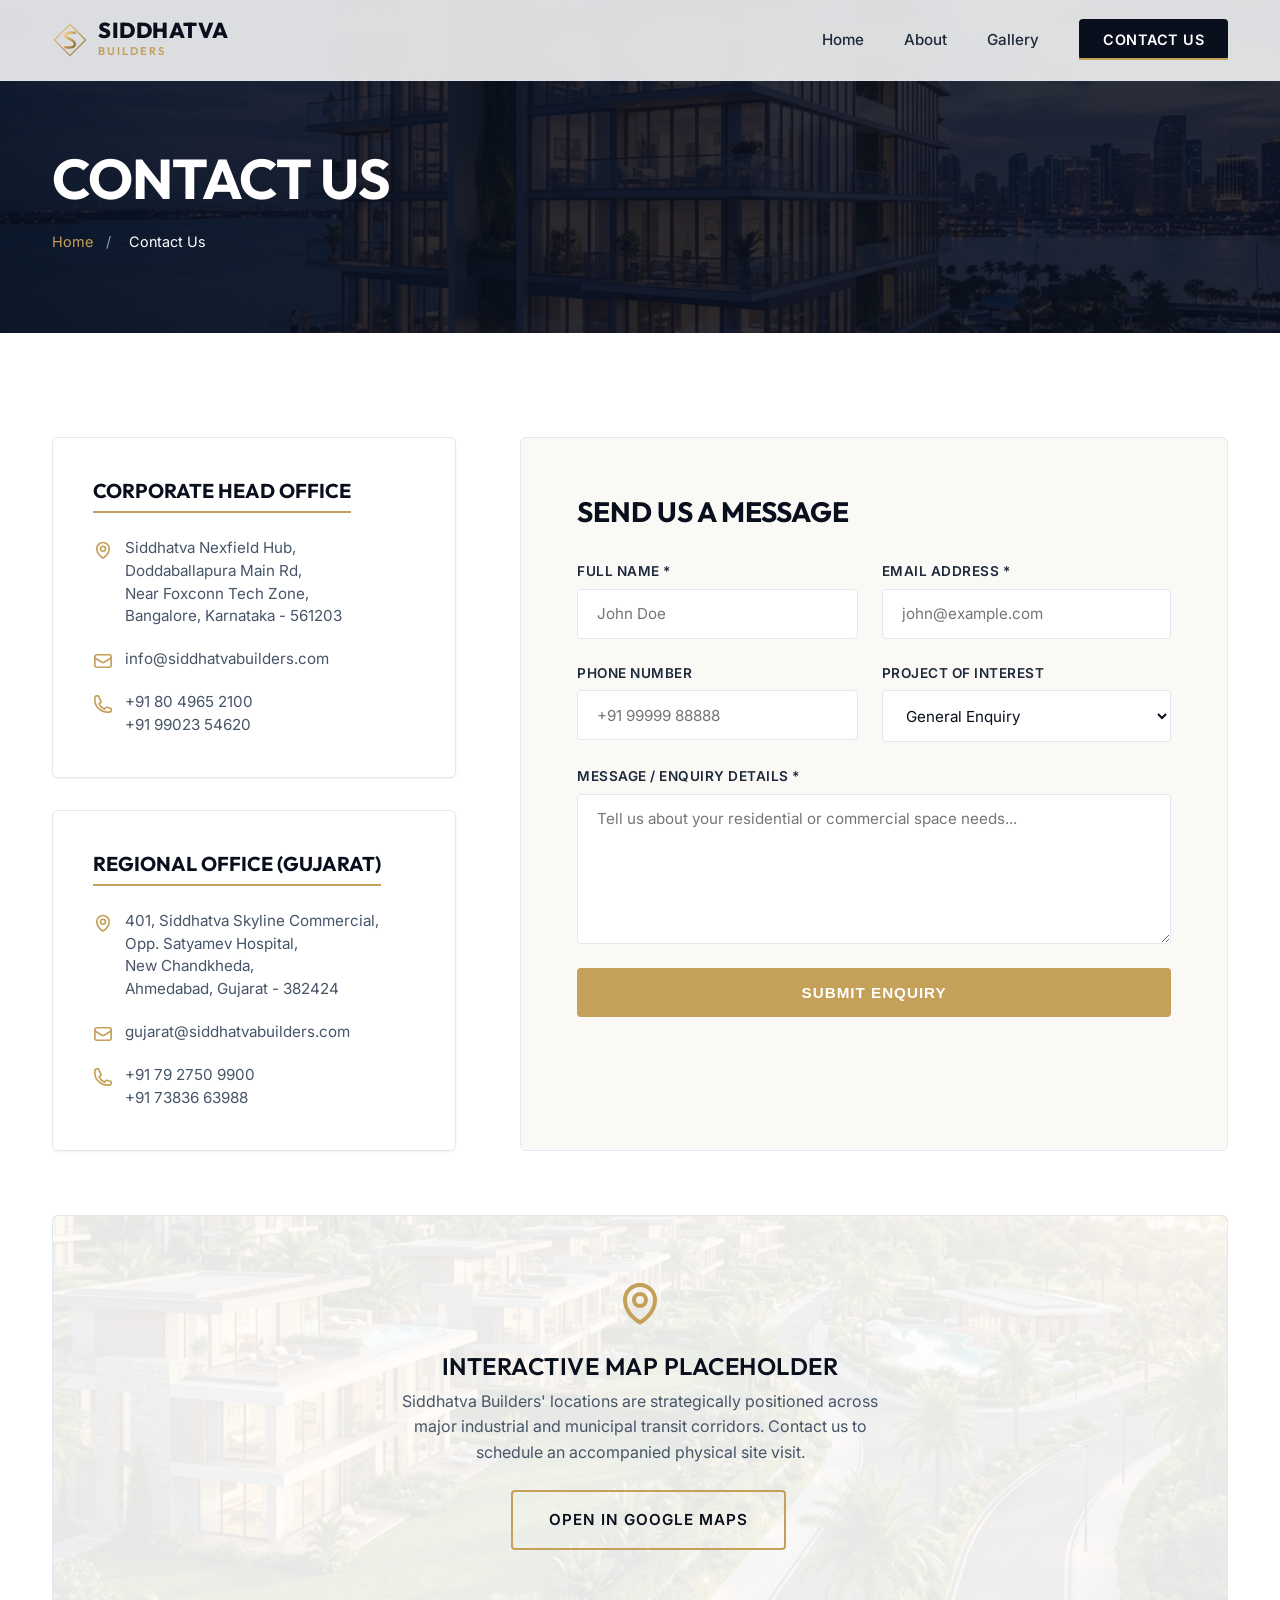
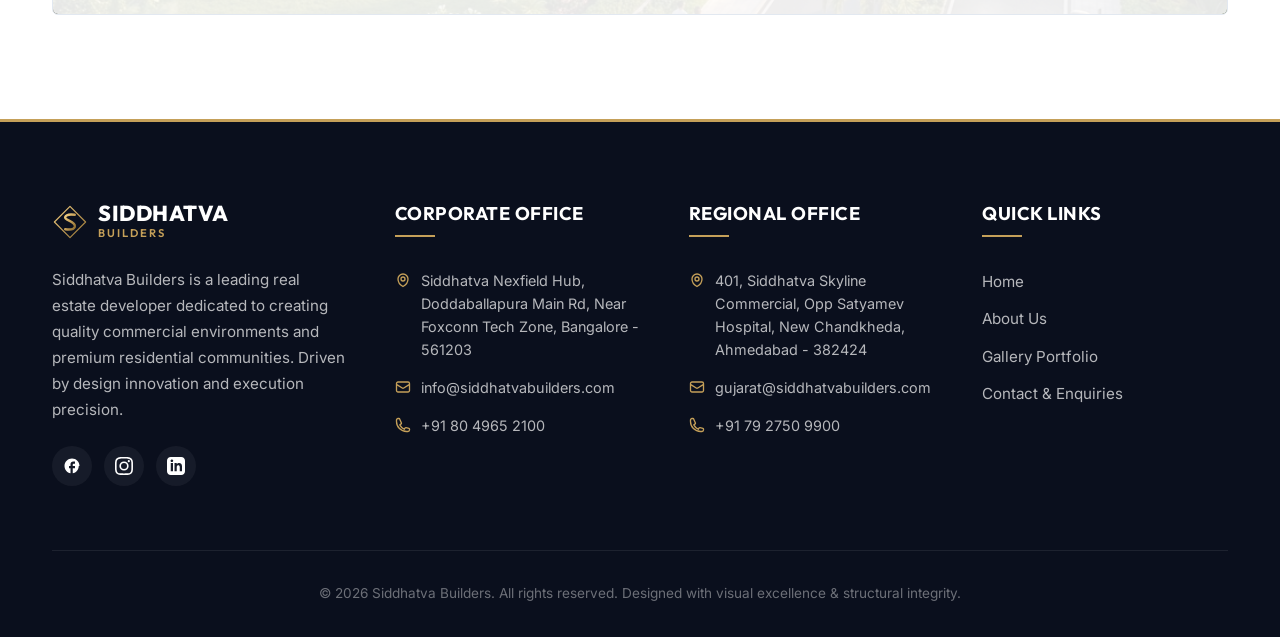
<file: contact.html>
<!DOCTYPE html>
<html lang="en">
<head>
    <meta charset="utf-8">
    <meta http-equiv="X-UA-Compatible" content="IE=edge">
    <meta name="viewport" content="width=device-width, initial-scale=1">
    
    <title>Contact Us | Siddhatva Builders</title>
    <meta name="description" content="Get in touch with Siddhatva Builders. Visit our Bangalore or Ahmedabad offices or send us an enquiry for premium villas and commercial plots.">
    <meta name="keywords" content="Contact Siddhatva Builders, Real Estate Enquiry, Office Address Bangalore, Office Address Ahmedabad, RERA Developers">
    
    <!-- Favicon -->
    <link rel="icon" type="image/png" href="data:image/svg+xml,<svg xmlns='http://www.w3.org/2000/svg' viewBox='0 0 24 24' fill='none' stroke='%23C5A059' stroke-width='1.5' stroke-linejoin='round'><path d='M12 2L22 12L12 22L2 12L12 2z'/><path d='M15 8c0 0-5.5-.5-6.3 2-.8 2.5 7.3 2.5 6.5 6.5-.8 2.5-6.2 1.5-6.2 1.5' stroke-width='2'/></svg>">

    <!-- CSS Sheets -->
    <link rel="stylesheet" href="css/style.css">
</head>
<body>

    <!-- Loading Screen -->
    <div class="loading-screen">
        <div class="loader"></div>
    </div>

    <!-- Header Start -->
    <header class="site-header">
        <div class="container">
            <div class="header-container">
                <a href="index.html" class="logo" id="header-logo-link">
                    <svg viewBox="0 0 60 60" fill="none" xmlns="http://www.w3.org/2000/svg">
                    <defs>
                        <linearGradient id="goldGrad" x1="0%" y1="0%" x2="100%" y2="100%">
                            <stop offset="0%" stop-color="#F3D082"/>
                            <stop offset="50%" stop-color="#C5A059"/>
                            <stop offset="100%" stop-color="#8E6D2F"/>
                        </linearGradient>
                    </defs>
                    <path d="M30 4L56 30L30 56L4 30L30 4Z" stroke="url(#goldGrad)" stroke-width="2" stroke-linejoin="round"/>
                    <path d="M38 18C38 18 24 16 22 22C20 28 40 28 38 38C36 44 22 42 22 42" stroke="url(#goldGrad)" stroke-width="4" stroke-linecap="round" stroke-linejoin="round"/>
                    <path d="M30 12V48" stroke="url(#goldGrad)" stroke-width="1" opacity="0.4"/>
                </svg>
                    <div class="logo-text">
                        <span class="brand-title">Siddhatva</span>
                        <span class="brand-subtitle">Builders</span>
                    </div>
                </a>

                <button class="mobile-nav-toggle" aria-label="Toggle menu" id="menu-toggle-button">
                    <span></span>
                    <span></span>
                    <span></span>
                </button>

                <nav class="nav-menu" id="primary-nav-menu">
                    <ul style="display: contents; list-style: none;">
                        <li class="nav-item"><a href="index.html" class="nav-link" id="nav-home">Home</a></li>
                        <li class="nav-item"><a href="about.html" class="nav-link" id="nav-about">About</a></li>
                        <li class="nav-item"><a href="gallery.html" class="nav-link" id="nav-gallery">Gallery</a></li>
                        <li class="nav-item active"><a href="contact.html" class="nav-link contact-btn" id="nav-contact">Contact Us</a></li>
                    </ul>
                </nav>
            </div>
        </div>
    </header>
    <!-- Header End -->

    <!-- Main Content Start -->
    <main class="page-content" style="padding-top: 0;">

        <!-- Page Banner -->
        <section class="page-banner" style="background-image: url('images/hero-skyline.png');" id="contact-banner-section">
            <div class="page-banner-overlay"></div>
            <div class="page-banner-content container">
                <h1 class="page-title">Contact Us</h1>
                <nav class="breadcrumb">
                    <a href="index.html">Home</a>
                    <span>/</span>
                    <span class="text-white">Contact Us</span>
                </nav>
            </div>
        </section>

        <!-- Contact Section -->
        <section class="section-padding" id="contact-details-form-section">
            <div class="container">
                <div class="contact-grid">
                    
                    <!-- Contact Cards -->
                    <div class="contact-info-cards">
                        
                        <!-- Bangalore Head Office -->
                        <div class="office-card" id="bangalore-office-card">
                            <h3 class="office-title">Corporate Head Office</h3>
                            <div class="office-details">
                                <div class="detail-item">
                                    <svg fill="none" stroke="currentColor" stroke-width="2" viewBox="0 0 24 24" xmlns="http://www.w3.org/2000/svg"><path stroke-linecap="round" stroke-linejoin="round" d="M15 10.5a3 3 0 11-6 0 3 3 0 016 0z"></path><path stroke-linecap="round" stroke-linejoin="round" d="M19.5 10.5c0 7.142-7.5 11.25-7.5 11.25s-7.5-4.108-7.5-11.25c0-4.142 3.358-7.5 7.5-7.5s7.5 3.358 7.5 7.5z"></path></svg>
                                    <p>Siddhatva Nexfield Hub,<br>Doddaballapura Main Rd,<br>Near Foxconn Tech Zone,<br>Bangalore, Karnataka - 561203</p>
                                </div>
                                <div class="detail-item">
                                    <svg fill="none" stroke="currentColor" stroke-width="2" viewBox="0 0 24 24" xmlns="http://www.w3.org/2000/svg"><path stroke-linecap="round" stroke-linejoin="round" d="M21.75 6.75v10.5a2.25 2.25 0 01-2.25 2.25h-15a2.25 2.25 0 01-2.25-2.25V6.75m19.5 0A2.25 2.25 0 0019.5 4.5h-15a2.25 2.25 0 00-2.25 2.25m19.5 0v.243a2.25 2.25 0 01-1.07 1.916l-7.5 4.615a2.25 2.25 0 01-2.36 0L3.32 8.91a2.25 2.25 0 01-1.07-1.916V6.75"></path></svg>
                                    <p><a href="mailto:info@siddhatvabuilders.com">info@siddhatvabuilders.com</a></p>
                                </div>
                                <div class="detail-item">
                                    <svg fill="none" stroke="currentColor" stroke-width="2" viewBox="0 0 24 24" xmlns="http://www.w3.org/2000/svg"><path stroke-linecap="round" stroke-linejoin="round" d="M2.25 6.75c0 8.284 6.716 15 15 15h2.25a2.25 2.25 0 002.25-2.25v-1.372c0-.516-.351-.966-.852-1.091l-4.423-1.106c-.44-.11-.902.055-1.173.417l-1.514 2.018a14.953 14.953 0 01-6.577-6.577l2.018-1.514c.362-.272.527-.734.417-1.173L6.963 3.102a1.125 1.125 0 00-1.091-.852H4.5A2.25 2.25 0 002.25 4.5v2.25z"></path></svg>
                                    <p>+91 80 4965 2100<br>+91 99023 54620</p>
                                </div>
                            </div>
                        </div>

                        <!-- Ahmedabad Office -->
                        <div class="office-card" id="ahmedabad-office-card">
                            <h3 class="office-title">Regional Office (Gujarat)</h3>
                            <div class="office-details">
                                <div class="detail-item">
                                    <svg fill="none" stroke="currentColor" stroke-width="2" viewBox="0 0 24 24" xmlns="http://www.w3.org/2000/svg"><path stroke-linecap="round" stroke-linejoin="round" d="M15 10.5a3 3 0 11-6 0 3 3 0 016 0z"></path><path stroke-linecap="round" stroke-linejoin="round" d="M19.5 10.5c0 7.142-7.5 11.25-7.5 11.25s-7.5-4.108-7.5-11.25c0-4.142 3.358-7.5 7.5-7.5s7.5 3.358 7.5 7.5z"></path></svg>
                                    <p>401, Siddhatva Skyline Commercial,<br>Opp. Satyamev Hospital,<br>New Chandkheda,<br>Ahmedabad, Gujarat - 382424</p>
                                </div>
                                <div class="detail-item">
                                    <svg fill="none" stroke="currentColor" stroke-width="2" viewBox="0 0 24 24" xmlns="http://www.w3.org/2000/svg"><path stroke-linecap="round" stroke-linejoin="round" d="M21.75 6.75v10.5a2.25 2.25 0 01-2.25 2.25h-15a2.25 2.25 0 01-2.25-2.25V6.75m19.5 0A2.25 2.25 0 0019.5 4.5h-15a2.25 2.25 0 00-2.25 2.25m19.5 0v.243a2.25 2.25 0 01-1.07 1.916l-7.5 4.615a2.25 2.25 0 01-2.36 0L3.32 8.91a2.25 2.25 0 01-1.07-1.916V6.75"></path></svg>
                                    <p><a href="mailto:gujarat@siddhatvabuilders.com">gujarat@siddhatvabuilders.com</a></p>
                                </div>
                                <div class="detail-item">
                                    <svg fill="none" stroke="currentColor" stroke-width="2" viewBox="0 0 24 24" xmlns="http://www.w3.org/2000/svg"><path stroke-linecap="round" stroke-linejoin="round" d="M2.25 6.75c0 8.284 6.716 15 15 15h2.25a2.25 2.25 0 002.25-2.25v-1.372c0-.516-.351-.966-.852-1.091l-4.423-1.106c-.44-.11-.902.055-1.173.417l-1.514 2.018a14.953 14.953 0 01-6.577-6.577l2.018-1.514c.362-.272.527-.734.417-1.173L6.963 3.102a1.125 1.125 0 00-1.091-.852H4.5A2.25 2.25 0 002.25 4.5v2.25z"></path></svg>
                                    <p>+91 79 2750 9900<br>+91 73836 63988</p>
                                </div>
                            </div>
                        </div>

                    </div>

                    <!-- Contact Form -->
                    <div class="contact-form-box">
                        <h3 class="form-title">Send Us a Message</h3>
                        
                        <!-- Alert Box -->
                        <div id="form-message" class="form-message"></div>

                        <form id="contact-form" action="#" method="POST" novalidate>
                            
                            <div class="form-grid">
                                
                                <div class="form-group">
                                    <label for="form-name" class="form-label">Full Name *</label>
                                    <input type="text" id="form-name" class="form-control" placeholder="John Doe" required>
                                </div>

                                <div class="form-group">
                                    <label for="form-email" class="form-label">Email Address *</label>
                                    <input type="email" id="form-email" class="form-control" placeholder="john@example.com" required>
                                </div>

                                <div class="form-group">
                                    <label for="form-phone" class="form-label">Phone Number</label>
                                    <input type="tel" id="form-phone" class="form-control" placeholder="+91 99999 88888">
                                </div>

                                <div class="form-group">
                                    <label for="form-interest" class="form-label">Project of Interest</label>
                                    <select id="form-interest" class="form-control">
                                        <option value="general">General Enquiry</option>
                                        <option value="nexfield">Siddhatva Nexfield (Bangalore)</option>
                                        <option value="skyline">Siddhatva Skyline (Ahmedabad)</option>
                                        <option value="enclave">Siddhatva Enclave (Udaipur)</option>
                                        <option value="heights">Siddhatva Heights (Commercial)</option>
                                    </select>
                                </div>

                                <div class="form-group full-width">
                                    <label for="form-message-text" class="form-label">Message / Enquiry Details *</label>
                                    <textarea id="form-message-text" class="form-control" placeholder="Tell us about your residential or commercial space needs..." required></textarea>
                                </div>

                            </div>

                            <button type="submit" class="btn btn-primary" style="width: 100%; border-radius: 4px;">Submit Enquiry</button>

                        </form>
                    </div>

                </div>

                <!-- Stylized vector placeholder map -->
                <div class="map-container" id="styled-map-section">
                    <div class="map-placeholder-overlay"></div>
                    <div class="map-placeholder" style="background-image: url('images/hero-nexfield.png');">
                        <div class="map-placeholder-content">
                            <div class="map-placeholder-icon">
                                <svg fill="none" stroke="currentColor" stroke-width="2" viewBox="0 0 24 24" xmlns="http://www.w3.org/2000/svg"><path stroke-linecap="round" stroke-linejoin="round" d="M15 10.5a3 3 0 11-6 0 3 3 0 016 0z"></path><path stroke-linecap="round" stroke-linejoin="round" d="M19.5 10.5c0 7.142-7.5 11.25-7.5 11.25s-7.5-4.108-7.5-11.25C4.5 6.358 7.858 3 12 3s7.5 3.358 7.5 7.5z"></path></svg>
                            </div>
                            <h4 class="highlight-title" style="font-size: 1.5rem; margin-bottom: 0.5rem;">Interactive Map Placeholder</h4>
                            <p>Siddhatva Builders' locations are strategically positioned across major industrial and municipal transit corridors. Contact us to schedule an accompanied physical site visit.</p>
                            <a href="https://maps.google.com" target="_blank" class="btn btn-primary btn-outline" style="margin-top: 1.5rem; border-color: var(--color-gold); color: var(--color-dark);">Open in Google Maps</a>
                        </div>
                    </div>
                </div>

            </div>
        </section>

    </main>
    <!-- Main Content End -->

    <!-- Footer Start -->
    <footer class="site-footer">
        <div class="container">
            <div class="footer-top">
                <div class="footer-grid">
                    
                    <!-- Col 1 -->
                    <div class="footer-widget">
                        <a href="index.html" class="logo" style="margin-bottom: 1.5rem;" id="footer-logo-link">
                            <svg viewBox="0 0 60 60" fill="none" xmlns="http://www.w3.org/2000/svg">
                            <defs>
                                <linearGradient id="goldGrad" x1="0%" y1="0%" x2="100%" y2="100%">
                                    <stop offset="0%" stop-color="#F3D082"/>
                                    <stop offset="50%" stop-color="#C5A059"/>
                                    <stop offset="100%" stop-color="#8E6D2F"/>
                                </linearGradient>
                            </defs>
                            <path d="M30 4L56 30L30 56L4 30L30 4Z" stroke="url(#goldGrad)" stroke-width="2" stroke-linejoin="round"/>
                            <path d="M38 18C38 18 24 16 22 22C20 28 40 28 38 38C36 44 22 42 22 42" stroke="url(#goldGrad)" stroke-width="4" stroke-linecap="round" stroke-linejoin="round"/>
                            <path d="M30 12V48" stroke="url(#goldGrad)" stroke-width="1" opacity="0.4"/>
                </svg>
                            <div class="logo-text">
                                <span class="brand-title" style="color: #fff;">Siddhatva</span>
                                <span class="brand-subtitle">Builders</span>
                            </div>
                        </a>
                        <p class="footer-about-text">Siddhatva Builders is a leading real estate developer dedicated to creating quality commercial environments and premium residential communities. Driven by design innovation and execution precision.</p>
                        <div class="footer-social-links">
                            <a href="#" class="social-icon" aria-label="Facebook">
                                <svg fill="currentColor" viewBox="0 0 24 24" xmlns="http://www.w3.org/2000/svg"><path d="M22 12c0-5.52-4.48-10-10-10S2 6.48 2 12c0 4.84 3.44 8.87 8 9.8V15H8v-3h2V9.5C10 7.57 11.57 6 13.5 6H16v3h-2c-.55 0-1 .45-1 1v2h3v3h-3v6.8c4.56-.93 8-4.96 8-9.8z"/></svg>
                            </a>
                            <a href="#" class="social-icon" aria-label="Instagram">
                                <svg fill="currentColor" viewBox="0 0 24 24" xmlns="http://www.w3.org/2000/svg"><path d="M12 2.163c3.204 0 3.584.012 4.85.07 3.252.148 4.771 1.691 4.919 4.919.058 1.265.069 1.645.069 4.849 0 3.205-.012 3.584-.069 4.849-.149 3.225-1.664 4.771-4.919 4.919-1.266.058-1.644.07-4.85.07-3.204 0-3.584-.012-4.849-.07-3.26-.149-4.771-1.699-4.919-4.92-.058-1.265-.07-1.644-.07-4.849 0-3.204.013-3.583.07-4.849.149-3.227 1.664-4.771 4.919-4.919 1.266-.057 1.645-.069 4.849-.069zM12 0C8.741 0 8.333.014 7.053.072 2.695.272.273 2.69.073 7.051.014 8.333 0 8.741 0 12c0 3.259.014 3.668.072 4.948.2 4.358 2.618 6.78 6.98 6.98 1.281.058 1.689.072 4.948.072 3.259 0 3.668-.014 4.948-.072 4.354-.2 6.782-2.618 6.979-6.98.059-1.28.073-1.689.073-4.948 0-3.259-.014-3.667-.072-4.947-.196-4.354-2.617-6.78-6.979-6.98C15.668.014 15.259 0 12 0zm0 5.838a6.162 6.162 0 100 12.324 6.162 6.162 0 000-12.324zM12 16a4 4 0 110-8 4 4 0 010 8zm6.406-11.845a1.44 1.44 0 100 2.881 1.44 1.44 0 000-2.881z"/></svg>
                            </a>
                            <a href="#" class="social-icon" aria-label="LinkedIn">
                                <svg fill="currentColor" viewBox="0 0 24 24" xmlns="http://www.w3.org/2000/svg"><path d="M19 0h-14c-2.761 0-5 2.239-5 5v14c0 2.761 2.239 5 5 5h14c2.762 0 5-2.239 5-5v-14c0-2.761-2.238-5-5-5zm-11 19h-3v-11h3v11zm-1.5-12.268c-.966 0-1.75-.779-1.75-1.75s.784-1.75 1.75-1.75 1.75.779 1.75 1.75-.784 1.75-1.75 1.75zm13.5 12.268h-3v-5.604c0-3.368-4-3.113-4 0v5.604h-3v-11h3v1.765c1.396-2.586 7-2.777 7 2.476v6.759z"/></svg>
                            </a>
                        </div>
                    </div>

                    <!-- Col 2 -->
                    <div class="footer-widget">
                        <h4 class="footer-widget-title">Corporate Office</h4>
                        <ul class="footer-contact-list">
                            <li class="footer-contact-item">
                                <svg fill="none" stroke="currentColor" stroke-width="2" viewBox="0 0 24 24" xmlns="http://www.w3.org/2000/svg"><path stroke-linecap="round" stroke-linejoin="round" d="M15 10.5a3 3 0 11-6 0 3 3 0 016 0z"></path><path stroke-linecap="round" stroke-linejoin="round" d="M19.5 10.5c0 7.142-7.5 11.25-7.5 11.25s-7.5-4.108-7.5-11.25c0-4.142 3.358-7.5 7.5-7.5s7.5 3.358 7.5 7.5z"></path></svg>
                                <span>Siddhatva Nexfield Hub, Doddaballapura Main Rd, Near Foxconn Tech Zone, Bangalore - 561203</span>
                            </li>
                            <li class="footer-contact-item">
                                <svg fill="none" stroke="currentColor" stroke-width="2" viewBox="0 0 24 24" xmlns="http://www.w3.org/2000/svg"><path stroke-linecap="round" stroke-linejoin="round" d="M21.75 6.75v10.5a2.25 2.25 0 01-2.25 2.25h-15a2.25 2.25 0 01-2.25-2.25V6.75m19.5 0A2.25 2.25 0 0019.5 4.5h-15a2.25 2.25 0 00-2.25 2.25m19.5 0v.243a2.25 2.25 0 01-1.07 1.916l-7.5 4.615a2.25 2.25 0 01-2.36 0L3.32 8.91a2.25 2.25 0 01-1.07-1.916V6.75"></path></svg>
                                <span>info@siddhatvabuilders.com</span>
                            </li>
                            <li class="footer-contact-item">
                                <svg fill="none" stroke="currentColor" stroke-width="2" viewBox="0 0 24 24" xmlns="http://www.w3.org/2000/svg"><path stroke-linecap="round" stroke-linejoin="round" d="M2.25 6.75c0 8.284 6.716 15 15 15h2.25a2.25 2.25 0 002.25-2.25v-1.372c0-.516-.351-.966-.852-1.091l-4.423-1.106c-.44-.11-.902.055-1.173.417l-1.514 2.018a14.953 14.953 0 01-6.577-6.577l2.018-1.514c.362-.272.527-.734.417-1.173L6.963 3.102a1.125 1.125 0 00-1.091-.852H4.5A2.25 2.25 0 002.25 4.5v2.25z"></path></svg>
                                <span>+91 80 4965 2100</span>
                            </li>
                        </ul>
                    </div>

                    <!-- Col 3 -->
                    <div class="footer-widget">
                        <h4 class="footer-widget-title">Regional Office</h4>
                        <ul class="footer-contact-list">
                            <li class="footer-contact-item">
                                <svg fill="none" stroke="currentColor" stroke-width="2" viewBox="0 0 24 24" xmlns="http://www.w3.org/2000/svg"><path stroke-linecap="round" stroke-linejoin="round" d="M15 10.5a3 3 0 11-6 0 3 3 0 016 0z"></path><path stroke-linecap="round" stroke-linejoin="round" d="M19.5 10.5c0 7.142-7.5 11.25-7.5 11.25s-7.5-4.108-7.5-11.25c0-4.142 3.358-7.5 7.5-7.5s7.5 3.358 7.5 7.5z"></path></svg>
                                <span>401, Siddhatva Skyline Commercial, Opp Satyamev Hospital, New Chandkheda, Ahmedabad - 382424</span>
                            </li>
                            <li class="footer-contact-item">
                                <svg fill="none" stroke="currentColor" stroke-width="2" viewBox="0 0 24 24" xmlns="http://www.w3.org/2000/svg"><path stroke-linecap="round" stroke-linejoin="round" d="M21.75 6.75v10.5a2.25 2.25 0 01-2.25 2.25h-15a2.25 2.25 0 01-2.25-2.25V6.75m19.5 0A2.25 2.25 0 0019.5 4.5h-15a2.25 2.25 0 00-2.25 2.25m19.5 0v.243a2.25 2.25 0 01-1.07 1.916l-7.5 4.615a2.25 2.25 0 01-2.36 0L3.32 8.91a2.25 2.25 0 01-1.07-1.916V6.75"></path></svg>
                                <span>gujarat@siddhatvabuilders.com</span>
                            </li>
                            <li class="footer-contact-item">
                                <svg fill="none" stroke="currentColor" stroke-width="2" viewBox="0 0 24 24" xmlns="http://www.w3.org/2000/svg"><path stroke-linecap="round" stroke-linejoin="round" d="M2.25 6.75c0 8.284 6.716 15 15 15h2.25a2.25 2.25 0 002.25-2.25v-1.372c0-.516-.351-.966-.852-1.091l-4.423-1.106c-.44-.11-.902.055-1.173.417l-1.514 2.018a14.953 14.953 0 01-6.577-6.577l2.018-1.514c.362-.272.527-.734.417-1.173L6.963 3.102a1.125 1.125 0 00-1.091-.852H4.5A2.25 2.25 0 002.25 4.5v2.25z"></path></svg>
                                <span>+91 79 2750 9900</span>
                            </li>
                        </ul>
                    </div>

                    <!-- Col 4 -->
                    <div class="footer-widget">
                        <h4 class="footer-widget-title">Quick Links</h4>
                        <ul class="footer-links-list">
                            <li class="footer-link-item"><a href="index.html">Home</a></li>
                            <li class="footer-link-item"><a href="about.html">About Us</a></li>
                            <li class="footer-link-item"><a href="gallery.html">Gallery Portfolio</a></li>
                            <li class="footer-link-item"><a href="contact.html">Contact & Enquiries</a></li>
                        </ul>
                    </div>

                </div>
            </div>
            
            <div class="footer-bottom">
                <p>&copy; 2026 Siddhatva Builders. All rights reserved. Designed with visual excellence & structural integrity.</p>
            </div>
        </div>
    </footer>
    <!-- Footer End -->

    <!-- Core Script -->
    <script src="js/main.js"></script>
</body>
</html>
</file>
<file: css/style.css>
/* 
   Siddhatva Builders - Core Design System & Styling
   Author: Antigravity AI
*/

/* Imports */
@import url('https://fonts.googleapis.com/css2?family=Inter:wght@300;400;500;600;700&family=Oswald:wght@400;500;600;700&family=Outfit:wght@300;400;500;600;700;800&display=swap');

/* CSS Variables */
:root {
    --color-dark: #0A0F1D;
    --color-dark-muted: #1E293B;
    --color-dark-card: #151C2C;
    --color-gold: #C5A059;
    --color-gold-hover: #E2B66B;
    --color-gold-light: #F4EAD4;
    --color-green: #14532D;
    --color-green-light: #DCFCE7;
    --color-white: #FFFFFF;
    --color-bg-light: #FAF9F6; /* Luxury Warm Alabaster */
    --color-bg-alt: #F1F5F9;
    --color-border: #E2E8F0;
    --color-text-body: #475569;
    --color-text-light: #94A3B8;

    --font-heading: 'Outfit', sans-serif;
    --font-accent: 'Oswald', sans-serif;
    --font-body: 'Inter', sans-serif;

    --transition-fast: all 0.25s cubic-bezier(0.4, 0, 0.2, 1);
    --transition-normal: all 0.4s cubic-bezier(0.4, 0, 0.2, 1);
    --transition-slow: all 0.8s cubic-bezier(0.4, 0, 0.2, 1);

    --shadow-sm: 0 2px 4px rgba(0,0,0,0.02), 0 1px 2px rgba(0,0,0,0.04);
    --shadow-md: 0 10px 15px -3px rgba(0,0,0,0.05), 0 4px 6px -2px rgba(0,0,0,0.02);
    --shadow-lg: 0 20px 25px -5px rgba(0,0,0,0.08), 0 10px 10px -5px rgba(0,0,0,0.03);
    --shadow-luxury: 0 30px 60px -15px rgba(10, 15, 29, 0.12);
}

/* Global Reset */
*, *::before, *::after {
    box-sizing: border-box;
    margin: 0;
    padding: 0;
}

html {
    scroll-behavior: smooth;
    font-size: 16px;
    -webkit-text-size-adjust: 100%;
}

body {
    font-family: var(--font-body);
    background-color: var(--color-white);
    color: var(--color-text-body);
    line-height: 1.6;
    overflow-x: hidden;
}

/* Typography Selection */
h1, h2, h3, h4, h5, h6 {
    font-family: var(--font-heading);
    color: var(--color-dark);
    font-weight: 700;
    line-height: 1.25;
}

a {
    color: inherit;
    text-decoration: none;
    transition: var(--transition-fast);
}

img {
    max-width: 100%;
    height: auto;
    display: block;
}

/* Common Layout Utilities */
.container {
    width: 100%;
    max-width: 1240px;
    margin: 0 auto;
    padding: 0 2rem;
}

.section-padding {
    padding: 6.5rem 0;
}

.text-gold { color: var(--color-gold); }
.text-white { color: var(--color-white); }
.text-muted { color: var(--color-text-light); }
.bg-dark { background-color: var(--color-dark); color: var(--color-white); }
.bg-light { background-color: var(--color-bg-light); }
.bg-alt { background-color: var(--color-bg-alt); }

/* Header & Navigation Styling */
.site-header {
    position: fixed;
    top: 0;
    left: 0;
    width: 100%;
    z-index: 1000;
    background-color: rgba(255, 255, 255, 0.85);
    backdrop-filter: blur(12px);
    -webkit-backdrop-filter: blur(12px);
    border-bottom: 1px solid rgba(226, 232, 240, 0.5);
    transition: var(--transition-normal);
}

.site-header.scrolled {
    background-color: rgba(255, 255, 255, 0.98);
    box-shadow: var(--shadow-md);
    padding: 0.5rem 0;
}

.header-container {
    display: flex;
    justify-content: space-between;
    align-items: center;
    height: 80px;
    transition: var(--transition-normal);
}

.site-header.scrolled .header-container {
    height: 70px;
}

/* Responsive Logo Link */
.logo {
    display: flex;
    align-items: center;
    font-family: var(--font-heading);
    font-weight: 800;
    font-size: 1.5rem;
    color: var(--color-dark);
    letter-spacing: -0.5px;
}

.logo svg {
    margin-right: 10px;
    height: 36px;
    width: auto;
}

.logo-text {
    display: flex;
    flex-direction: column;
}

.logo-text .brand-title {
    font-size: 1.35rem;
    line-height: 1.1;
    font-weight: 800;
    text-transform: uppercase;
    letter-spacing: 0.5px;
}

.logo-text .brand-subtitle {
    font-size: 0.7rem;
    color: var(--color-gold);
    font-weight: 600;
    letter-spacing: 2px;
    text-transform: uppercase;
}

/* Nav Menu */
.nav-menu {
    display: flex;
    list-style: none;
    gap: 2.5rem;
    align-items: center;
}

.nav-link {
    font-size: 0.95rem;
    font-weight: 500;
    color: var(--color-dark-muted);
    position: relative;
    padding: 0.5rem 0;
}

.nav-link::after {
    content: '';
    position: absolute;
    bottom: 0;
    left: 0;
    width: 0;
    height: 2px;
    background-color: var(--color-gold);
    transition: var(--transition-fast);
}

.nav-link:hover {
    color: var(--color-gold);
}

.nav-link:hover::after,
.nav-item.active .nav-link::after {
    width: 100%;
}

.nav-item.active .nav-link {
    color: var(--color-gold);
}

.contact-btn {
    background-color: var(--color-dark);
    color: var(--color-white) !important;
    padding: 0.75rem 1.5rem;
    border-radius: 4px;
    font-weight: 600;
    font-size: 0.9rem;
    text-transform: uppercase;
    letter-spacing: 0.5px;
    transition: var(--transition-fast);
}

.contact-btn:hover {
    background-color: var(--color-gold);
    transform: translateY(-2px);
    box-shadow: 0 4px 12px rgba(197, 160, 89, 0.3);
}

/* Mobile Nav Toggle */
.mobile-nav-toggle {
    display: none;
    background: none;
    border: none;
    cursor: pointer;
    padding: 0.5rem;
    z-index: 1001;
}

.mobile-nav-toggle span {
    display: block;
    width: 25px;
    height: 2px;
    background-color: var(--color-dark);
    margin: 5px 0;
    transition: var(--transition-fast);
}

/* Hero Slider Section */
.hero-slider-container {
    height: 100vh;
    position: relative;
    overflow: hidden;
    background-color: var(--color-dark);
}

.slider-wrapper {
    width: 100%;
    height: 100%;
    position: relative;
}

.slide {
    position: absolute;
    top: 0;
    left: 0;
    width: 100%;
    height: 100%;
    opacity: 0;
    visibility: hidden;
    transition: opacity 1.2s ease-in-out, visibility 1.2s ease-in-out;
    z-index: 1;
}

.slide.active {
    opacity: 1;
    visibility: visible;
    z-index: 2;
}

.slide-bg {
    position: absolute;
    top: 0;
    left: 0;
    width: 100%;
    height: 100%;
    background-size: cover;
    background-position: center;
    transform: scale(1.1);
    transition: transform 6s ease-out;
}

.slide.active .slide-bg {
    transform: scale(1.02);
}

.slide-overlay {
    position: absolute;
    top: 0;
    left: 0;
    width: 100%;
    height: 100%;
    background: linear-gradient(to right, rgba(10, 15, 29, 0.8) 0%, rgba(10, 15, 29, 0.4) 60%, rgba(10, 15, 29, 0.7) 100%);
    z-index: 2;
}

.slide-content-container {
    position: absolute;
    top: 0;
    left: 0;
    width: 100%;
    height: 100%;
    z-index: 3;
    display: flex;
    align-items: center;
}

.slide-content {
    max-width: 700px;
    color: var(--color-white);
    opacity: 0;
    transform: translateY(40px);
    transition: transform 1.2s cubic-bezier(0.16, 1, 0.3, 1), opacity 1.2s ease-out;
    transition-delay: 0.3s;
}

.slide.active .slide-content {
    opacity: 1;
    transform: translateY(0);
}

.slide-tag {
    font-family: var(--font-accent);
    color: var(--color-gold);
    text-transform: uppercase;
    font-size: 1.1rem;
    font-weight: 600;
    letter-spacing: 4px;
    margin-bottom: 1.25rem;
    display: inline-block;
}

.slide-title {
    font-size: clamp(2rem, 5.5vw, 4rem);
    font-weight: 700;
    line-height: 1.15;
    margin-bottom: 1.5rem;
    text-transform: uppercase;
    letter-spacing: -1px;
}

.slide-desc {
    font-size: 1.15rem;
    color: rgba(255, 255, 255, 0.85);
    margin-bottom: 2.5rem;
    max-width: 600px;
    font-weight: 400;
}

/* Buttons */
.btn {
    display: inline-flex;
    align-items: center;
    justify-content: center;
    padding: 1rem 2.25rem;
    border-radius: 4px;
    font-weight: 600;
    font-size: 0.95rem;
    text-transform: uppercase;
    letter-spacing: 1px;
    cursor: pointer;
    transition: var(--transition-fast);
    border: none;
}

.btn-primary {
    background-color: var(--color-gold);
    color: var(--color-white);
}

.btn-primary:hover {
    background-color: var(--color-gold-hover);
    transform: translateY(-2px);
    box-shadow: 0 10px 20px rgba(197, 160, 89, 0.3);
}

.btn-outline {
    background-color: transparent;
    color: var(--color-white);
    border: 2px solid rgba(255, 255, 255, 0.4);
    margin-left: 1rem;
}

.btn-outline:hover {
    background-color: var(--color-white);
    color: var(--color-dark);
    border-color: var(--color-white);
    transform: translateY(-2px);
}

/* Slider Navigation Controls */
.slider-arrow {
    position: absolute;
    top: 50%;
    transform: translateY(-50%);
    width: 60px;
    height: 60px;
    border-radius: 50%;
    background-color: rgba(255, 255, 255, 0.08);
    border: 1px solid rgba(255, 255, 255, 0.15);
    display: flex;
    align-items: center;
    justify-content: center;
    cursor: pointer;
    color: var(--color-white);
    z-index: 10;
    transition: var(--transition-fast);
    backdrop-filter: blur(4px);
}

.slider-arrow:hover {
    background-color: var(--color-gold);
    border-color: var(--color-gold);
    color: var(--color-white);
    box-shadow: 0 0 15px rgba(197, 160, 89, 0.4);
}

.slider-arrow-left {
    left: 40px;
}

.slider-arrow-right {
    right: 40px;
}

.slider-indicators {
    position: absolute;
    bottom: 40px;
    left: 50%;
    transform: translateX(-50%);
    display: flex;
    gap: 15px;
    z-index: 10;
}

.indicator {
    width: 12px;
    height: 12px;
    border-radius: 50%;
    background-color: rgba(255, 255, 255, 0.3);
    cursor: pointer;
    transition: var(--transition-fast);
}

.indicator.active {
    background-color: var(--color-gold);
    transform: scale(1.25);
    box-shadow: 0 0 8px var(--color-gold);
}

/* Highlights Grid Section */
.highlights-section {
    position: relative;
    z-index: 15;
    margin-top: -60px;
}

.highlights-grid {
    display: grid;
    grid-template-columns: repeat(4, 1fr);
    gap: 0;
    box-shadow: var(--shadow-luxury);
    border-radius: 8px;
    overflow: hidden;
}

.highlight-card {
    background-color: var(--color-white);
    padding: 3rem 2rem;
    text-align: center;
    border-right: 1px solid var(--color-border);
    transition: var(--transition-normal);
    position: relative;
}

.highlight-card::after {
    content: '';
    position: absolute;
    bottom: 0;
    left: 0;
    width: 100%;
    height: 4px;
    background-color: var(--color-gold);
    transform: scaleX(0);
    transition: var(--transition-normal);
}

.highlight-card:last-child {
    border-right: none;
}

.highlight-card:hover {
    transform: translateY(-8px);
    z-index: 2;
    box-shadow: var(--shadow-lg);
}

.highlight-card:hover::after {
    transform: scaleX(1);
}

.highlight-icon {
    margin-bottom: 1.5rem;
    color: var(--color-gold);
    display: inline-block;
}

.highlight-icon svg {
    height: 50px;
    width: 50px;
    stroke-width: 1.5px;
}

.highlight-title {
    font-size: 1.15rem;
    font-weight: 600;
    margin-bottom: 0.75rem;
    text-transform: uppercase;
    letter-spacing: 0.5px;
    color: var(--color-dark);
}

.highlight-desc {
    font-size: 0.9rem;
    color: var(--color-text-body);
    line-height: 1.5;
}

/* Section Head Styling */
.section-head {
    max-width: 800px;
    margin-bottom: 4rem;
}

.section-subtitle {
    font-family: var(--font-accent);
    color: var(--color-gold);
    font-size: 0.95rem;
    font-weight: 600;
    letter-spacing: 3px;
    text-transform: uppercase;
    margin-bottom: 0.75rem;
    display: block;
}

.section-title {
    font-size: clamp(1.75rem, 4.5vw, 2.75rem);
    font-weight: 700;
    text-transform: uppercase;
    letter-spacing: -0.5px;
    color: var(--color-dark);
}

/* Projects Showcase */
.project-filter-bar {
    display: flex;
    gap: 1rem;
    margin-bottom: 3rem;
    flex-wrap: wrap;
}

.filter-btn {
    background: none;
    border: none;
    padding: 0.6rem 1.5rem;
    font-family: var(--font-body);
    font-size: 0.9rem;
    font-weight: 600;
    color: var(--color-text-body);
    cursor: pointer;
    border-radius: 30px;
    transition: var(--transition-fast);
    border: 1px solid var(--color-border);
}

.filter-btn:hover,
.filter-btn.active {
    background-color: var(--color-dark);
    color: var(--color-white);
    border-color: var(--color-dark);
}

.projects-grid {
    display: grid;
    grid-template-columns: repeat(2, 1fr);
    gap: 2.5rem;
}

.project-card {
    border-radius: 8px;
    overflow: hidden;
    background-color: var(--color-white);
    box-shadow: var(--shadow-md);
    transition: var(--transition-normal);
    position: relative;
    border: 1px solid rgba(226, 232, 240, 0.5);
}

.project-card:hover {
    transform: translateY(-8px);
    box-shadow: var(--shadow-lg);
}

.project-image-wrapper {
    height: 360px;
    overflow: hidden;
    position: relative;
}

.project-image-wrapper img {
    width: 100%;
    height: 100%;
    object-fit: cover;
    transition: var(--transition-slow);
}

.project-card:hover .project-image-wrapper img {
    transform: scale(1.05);
}

.project-status-badge {
    position: absolute;
    top: 20px;
    left: 20px;
    padding: 0.4rem 1rem;
    background-color: var(--color-gold);
    color: var(--color-white);
    font-size: 0.75rem;
    font-weight: 700;
    text-transform: uppercase;
    letter-spacing: 1px;
    border-radius: 3px;
    box-shadow: 0 4px 6px rgba(0,0,0,0.1);
    z-index: 2;
}

.project-status-badge.completed {
    background-color: var(--color-dark-muted);
}

.project-info {
    padding: 2rem;
    position: relative;
}

.project-category {
    font-size: 0.8rem;
    color: var(--color-gold);
    font-weight: 600;
    text-transform: uppercase;
    letter-spacing: 1.5px;
    margin-bottom: 0.5rem;
}

.project-card-title {
    font-size: 1.5rem;
    font-weight: 700;
    margin-bottom: 0.75rem;
    text-transform: uppercase;
    letter-spacing: -0.5px;
}

.project-location {
    font-size: 0.9rem;
    color: var(--color-text-light);
    margin-bottom: 1.25rem;
    display: flex;
    align-items: center;
    gap: 6px;
}

.project-location svg {
    height: 16px;
    width: 16px;
}

.project-features {
    display: flex;
    flex-wrap: wrap;
    gap: 1rem 1.5rem;
    border-top: 1px solid var(--color-border);
    padding-top: 1.25rem;
}

.feature-tag {
    font-size: 0.85rem;
    font-weight: 500;
    color: var(--color-text-body);
    display: flex;
    align-items: center;
    gap: 5px;
}

.feature-tag svg {
    height: 16px;
    width: 16px;
    color: var(--color-gold);
}

/* Call To Action Parallax Banner */
.cta-banner {
    position: relative;
    padding: 8rem 0;
    background-size: cover;
    background-position: center;
    background-attachment: fixed;
    color: var(--color-white);
    text-align: center;
}

.cta-overlay {
    position: absolute;
    top: 0;
    left: 0;
    width: 100%;
    height: 100%;
    background-color: rgba(10, 15, 29, 0.85);
    z-index: 1;
}

.cta-content {
    position: relative;
    z-index: 2;
    max-width: 800px;
    margin: 0 auto;
}

.cta-title {
    font-size: 3rem;
    font-weight: 700;
    text-transform: uppercase;
    margin-bottom: 1.5rem;
    letter-spacing: -0.5px;
}

.cta-desc {
    font-size: 1.2rem;
    color: rgba(255, 255, 255, 0.8);
    margin-bottom: 3rem;
    line-height: 1.7;
}

/* Quality Credentials Grid */
.credentials-grid {
    display: grid;
    grid-template-columns: repeat(4, 1fr);
    gap: 2rem;
}

.credential-item {
    background-color: var(--color-white);
    border: 1px solid var(--color-border);
    padding: 2.5rem 1.5rem;
    text-align: center;
    border-radius: 6px;
    transition: var(--transition-normal);
}

.credential-item:hover {
    box-shadow: var(--shadow-md);
    border-color: var(--color-gold);
    transform: translateY(-5px);
}

.credential-logo {
    height: 70px;
    margin-bottom: 1.5rem;
    display: flex;
    align-items: center;
    justify-content: center;
    color: var(--color-gold);
}

.credential-logo svg {
    height: 55px;
    width: 55px;
}

.credential-title {
    font-size: 1rem;
    font-weight: 700;
    text-transform: uppercase;
    letter-spacing: 0.5px;
    margin-bottom: 0.5rem;
    color: var(--color-dark);
}

.credential-desc {
    font-size: 0.85rem;
    color: var(--color-text-body);
}

/* Page Banner */
.page-banner {
    position: relative;
    padding: 9rem 0 5rem;
    background-color: var(--color-dark);
    color: var(--color-white);
    background-size: cover;
    background-position: center;
}

.page-banner-overlay {
    position: absolute;
    top: 0;
    left: 0;
    width: 100%;
    height: 100%;
    background-color: rgba(10, 15, 29, 0.85);
    z-index: 1;
}

.page-banner-content {
    position: relative;
    z-index: 2;
}

.page-title {
    font-size: clamp(2rem, 5vw, 3.5rem);
    font-weight: 700;
    text-transform: uppercase;
    margin-bottom: 1rem;
    letter-spacing: -1px;
}

.breadcrumb {
    display: flex;
    list-style: none;
    gap: 8px;
    font-size: 0.9rem;
    color: var(--color-text-light);
}

.breadcrumb a {
    color: var(--color-gold);
}

.breadcrumb a:hover {
    color: var(--color-gold-hover);
}

.breadcrumb span {
    margin: 0 5px;
}

/* About Section Specifics */
.about-grid {
    display: grid;
    grid-template-columns: 1fr 1.1fr;
    gap: 4rem;
    align-items: center;
}

.about-img-box {
    position: relative;
}

.about-img-main {
    border-radius: 6px;
    box-shadow: var(--shadow-lg);
}

.about-experience-badge {
    position: absolute;
    bottom: -30px;
    right: -30px;
    background-color: var(--color-gold);
    color: var(--color-white);
    padding: 2rem;
    border-radius: 4px;
    text-align: center;
    box-shadow: var(--shadow-lg);
}

.about-experience-num {
    display: block;
    font-size: 3rem;
    font-weight: 800;
    line-height: 1;
    font-family: var(--font-accent);
}

.about-experience-text {
    font-size: 0.85rem;
    text-transform: uppercase;
    font-weight: 700;
    letter-spacing: 1px;
}

.about-intro-text {
    font-size: 1.15rem;
    line-height: 1.7;
    margin-bottom: 2rem;
    color: var(--color-dark-muted);
    font-weight: 500;
}

.about-body-text {
    margin-bottom: 2.5rem;
    line-height: 1.7;
}

.about-features-list {
    display: grid;
    grid-template-columns: repeat(2, 1fr);
    gap: 1.5rem;
    margin-top: 2rem;
}

.about-feature-item {
    display: flex;
    align-items: flex-start;
    gap: 10px;
}

.about-feature-item svg {
    height: 20px;
    width: 20px;
    color: var(--color-gold);
    flex-shrink: 0;
    margin-top: 3px;
}

.about-feature-title {
    font-size: 0.95rem;
    font-weight: 700;
    color: var(--color-dark);
    margin-bottom: 3px;
    text-transform: uppercase;
}

.about-feature-desc {
    font-size: 0.85rem;
    color: var(--color-text-body);
}

/* Core Values Section */
.values-grid {
    display: grid;
    grid-template-columns: repeat(3, 1fr);
    gap: 2.5rem;
    margin-top: 4rem;
}

.value-card {
    background-color: var(--color-white);
    padding: 3rem 2.5rem;
    border-radius: 6px;
    border: 1px solid var(--color-border);
    transition: var(--transition-normal);
}

.value-card:hover {
    transform: translateY(-5px);
    box-shadow: var(--shadow-md);
    border-color: var(--color-gold);
}

.value-icon {
    height: 60px;
    width: 60px;
    border-radius: 50%;
    background-color: var(--color-gold-light);
    color: var(--color-gold);
    display: flex;
    align-items: center;
    justify-content: center;
    margin-bottom: 1.75rem;
}

.value-icon svg {
    height: 28px;
    width: 28px;
}

.value-title {
    font-size: 1.25rem;
    font-weight: 700;
    text-transform: uppercase;
    margin-bottom: 1rem;
    color: var(--color-dark);
}

/* Gallery Section Details */
.gallery-grid {
    display: grid;
    grid-template-columns: repeat(3, 1fr);
    gap: 2rem;
}

.gallery-item {
    position: relative;
    border-radius: 6px;
    overflow: hidden;
    height: 280px;
    box-shadow: var(--shadow-sm);
    cursor: pointer;
}

.gallery-item img {
    width: 100%;
    height: 100%;
    object-fit: cover;
    transition: var(--transition-slow);
}

.gallery-item-overlay {
    position: absolute;
    top: 0;
    left: 0;
    width: 100%;
    height: 100%;
    background-color: rgba(10, 15, 29, 0.85);
    opacity: 0;
    display: flex;
    flex-direction: column;
    align-items: center;
    justify-content: center;
    transition: var(--transition-normal);
    z-index: 2;
    padding: 2rem;
    text-align: center;
}

.gallery-item:hover img {
    transform: scale(1.08);
}

.gallery-item:hover .gallery-item-overlay {
    opacity: 1;
}

.gallery-zoom-icon {
    height: 45px;
    width: 45px;
    border-radius: 50%;
    background-color: var(--color-gold);
    color: var(--color-white);
    display: flex;
    align-items: center;
    justify-content: center;
    margin-bottom: 1rem;
    transform: translateY(15px);
    transition: var(--transition-normal);
}

.gallery-item:hover .gallery-zoom-icon {
    transform: translateY(0);
}

.gallery-zoom-icon svg {
    height: 20px;
    width: 20px;
}

.gallery-item-title {
    color: var(--color-white);
    font-size: 1.15rem;
    font-weight: 700;
    text-transform: uppercase;
    letter-spacing: 0.5px;
    margin-bottom: 0.25rem;
}

.gallery-item-category {
    color: var(--color-gold);
    font-size: 0.8rem;
    text-transform: uppercase;
    font-weight: 600;
    letter-spacing: 1px;
}

/* Lightbox Modal */
.lightbox {
    position: fixed;
    top: 0;
    left: 0;
    width: 100%;
    height: 100%;
    background-color: rgba(10, 15, 29, 0.98);
    z-index: 2000;
    display: flex;
    align-items: center;
    justify-content: center;
    opacity: 0;
    visibility: hidden;
    transition: var(--transition-normal);
    padding: 2rem;
}

.lightbox.active {
    opacity: 1;
    visibility: visible;
}

.lightbox-content {
    max-width: 90%;
    max-height: 80vh;
    position: relative;
    transform: scale(0.95);
    transition: var(--transition-normal);
}

.lightbox.active .lightbox-content {
    transform: scale(1);
}

.lightbox-img {
    max-width: 100%;
    max-height: 80vh;
    border-radius: 4px;
    box-shadow: var(--shadow-lg);
}

.lightbox-close {
    position: absolute;
    top: 30px;
    right: 30px;
    background: none;
    border: none;
    color: var(--color-white);
    font-size: 2.5rem;
    cursor: pointer;
    transition: var(--transition-fast);
}

.lightbox-close:hover {
    color: var(--color-gold);
    transform: scale(1.1);
}

.lightbox-caption {
    color: var(--color-white);
    text-align: center;
    margin-top: 1.5rem;
    font-size: 1.1rem;
    font-weight: 600;
    text-transform: uppercase;
}

/* Contact Page Grid Layout */
.contact-grid {
    display: grid;
    grid-template-columns: 1fr 1.5fr;
    gap: 4rem;
}

.contact-info-cards {
    display: flex;
    flex-direction: column;
    gap: 2rem;
}

.office-card {
    background-color: var(--color-white);
    border: 1px solid var(--color-border);
    padding: 2.5rem;
    border-radius: 6px;
    box-shadow: var(--shadow-sm);
    transition: var(--transition-normal);
}

.office-card:hover {
    border-color: var(--color-gold);
    box-shadow: var(--shadow-md);
}

.office-title {
    font-size: 1.25rem;
    font-weight: 700;
    text-transform: uppercase;
    color: var(--color-dark);
    margin-bottom: 1.5rem;
    border-bottom: 2px solid var(--color-gold);
    padding-bottom: 0.5rem;
    display: inline-block;
}

.office-details {
    display: flex;
    flex-direction: column;
    gap: 1.25rem;
}

.detail-item {
    display: flex;
    align-items: flex-start;
    gap: 12px;
}

.detail-item svg {
    height: 20px;
    width: 20px;
    color: var(--color-gold);
    flex-shrink: 0;
    margin-top: 3px;
}

.detail-item p {
    font-size: 0.95rem;
    line-height: 1.5;
}

/* Form Styling */
.contact-form-box {
    background-color: var(--color-bg-light);
    border: 1px solid var(--color-border);
    padding: 3.5rem;
    border-radius: 6px;
}

.form-title {
    font-size: 1.75rem;
    font-weight: 700;
    text-transform: uppercase;
    margin-bottom: 2rem;
    color: var(--color-dark);
}

.form-grid {
    display: grid;
    grid-template-columns: 1fr 1fr;
    gap: 1.5rem;
    margin-bottom: 1.5rem;
}

.form-group {
    display: flex;
    flex-direction: column;
    gap: 6px;
}

.form-group.full-width {
    grid-column: span 2;
}

.form-label {
    font-size: 0.85rem;
    font-weight: 600;
    color: var(--color-dark-muted);
    text-transform: uppercase;
    letter-spacing: 0.5px;
}

.form-control {
    font-family: var(--font-body);
    font-size: 0.95rem;
    padding: 0.9rem 1.2rem;
    border: 1px solid var(--color-border);
    border-radius: 4px;
    background-color: var(--color-white);
    color: var(--color-dark);
    transition: var(--transition-fast);
}

.form-control:focus {
    outline: none;
    border-color: var(--color-gold);
    box-shadow: 0 0 0 3px rgba(197, 160, 89, 0.15);
}

textarea.form-control {
    resize: vertical;
    min-height: 150px;
}

/* Form Message States */
.form-message {
    padding: 1rem;
    border-radius: 4px;
    font-size: 0.95rem;
    font-weight: 500;
    margin-bottom: 1.5rem;
    display: none;
}

.form-message.success {
    background-color: #DEF7EC;
    color: #03543F;
    border: 1px solid #BCF0DA;
    display: block;
}

.form-message.error {
    background-color: #FDE8E8;
    color: #9B1C1C;
    border: 1px solid #F8B4B4;
    display: block;
}

/* Map visual styled placeholder */
.map-container {
    height: 400px;
    border-radius: 6px;
    overflow: hidden;
    border: 1px solid var(--color-border);
    margin-top: 4rem;
    position: relative;
    background-color: #E5E7EB;
}

.map-placeholder {
    width: 100%;
    height: 100%;
    display: flex;
    flex-direction: column;
    align-items: center;
    justify-content: center;
    color: var(--color-text-body);
    text-align: center;
    padding: 2rem;
    background-size: cover;
    background-position: center;
}

.map-placeholder-overlay {
    position: absolute;
    top: 0;
    left: 0;
    width: 100%;
    height: 100%;
    background-color: rgba(255, 255, 255, 0.9);
    z-index: 1;
}

.map-placeholder-content {
    position: relative;
    z-index: 2;
    max-width: 500px;
}

.map-placeholder-icon {
    color: var(--color-gold);
    margin-bottom: 1rem;
}

.map-placeholder-icon svg {
    height: 48px;
    width: 48px;
}

/* Footer Section Styling */
.site-footer {
    background-color: var(--color-dark);
    color: rgba(255, 255, 255, 0.7);
    padding-top: 5rem;
    border-top: 3px solid var(--color-gold);
}

.footer-top {
    padding-bottom: 4rem;
    border-bottom: 1px solid rgba(255, 255, 255, 0.08);
}

.footer-grid {
    display: grid;
    grid-template-columns: 1.2fr 1fr 1fr 1fr;
    gap: 3rem;
}

.footer-widget-title {
    color: var(--color-white);
    font-size: 1.15rem;
    font-weight: 700;
    text-transform: uppercase;
    letter-spacing: 0.5px;
    margin-bottom: 2rem;
    position: relative;
    padding-bottom: 0.75rem;
}

.footer-widget-title::after {
    content: '';
    position: absolute;
    bottom: 0;
    left: 0;
    width: 40px;
    height: 2px;
    background-color: var(--color-gold);
}

.footer-about-text {
    line-height: 1.7;
    margin-bottom: 1.5rem;
    font-size: 0.95rem;
}

.footer-social-links {
    display: flex;
    gap: 12px;
}

.social-icon {
    height: 40px;
    width: 40px;
    border-radius: 50%;
    background-color: rgba(255, 255, 255, 0.05);
    color: var(--color-white);
    display: flex;
    align-items: center;
    justify-content: center;
    transition: var(--transition-fast);
}

.social-icon:hover {
    background-color: var(--color-gold);
    transform: translateY(-3px);
}

.social-icon svg {
    height: 18px;
    width: 18px;
}

.footer-links-list {
    list-style: none;
    display: flex;
    flex-direction: column;
    gap: 12px;
}

.footer-link-item a {
    font-size: 0.95rem;
}

.footer-link-item a:hover {
    color: var(--color-gold);
    padding-left: 5px;
}

.footer-contact-list {
    list-style: none;
    display: flex;
    flex-direction: column;
    gap: 15px;
}

.footer-contact-item {
    display: flex;
    gap: 10px;
    align-items: flex-start;
    font-size: 0.9rem;
}

.footer-contact-item svg {
    height: 16px;
    width: 16px;
    color: var(--color-gold);
    margin-top: 3px;
    flex-shrink: 0;
}

.footer-bottom {
    padding: 2rem 0;
    text-align: center;
    font-size: 0.85rem;
    color: rgba(255, 255, 255, 0.4);
}

/* Spinner / Loader Area */
.loading-screen {
    position: fixed;
    top: 0;
    left: 0;
    width: 100%;
    height: 100%;
    background-color: var(--color-dark);
    z-index: 9999;
    display: flex;
    align-items: center;
    justify-content: center;
    transition: opacity 0.5s ease, visibility 0.5s ease;
}

.loading-screen.fade-out {
    opacity: 0;
    visibility: hidden;
}

.loader {
    width: 60px;
    height: 60px;
    border: 3px solid rgba(197, 160, 89, 0.1);
    border-radius: 50%;
    border-top-color: var(--color-gold);
    animation: spin 1s ease-in-out infinite;
}

@keyframes spin {
    to { transform: rotate(360deg); }
}

/* Responsiveness adjustments */

/* Laptop L & Ultra-wide (min-width: 1440px) */
@media (min-width: 1440px) {
    .container {
        max-width: 1360px;
    }
}

/* Standard Laptops & Desktops (max-width: 1200px) */
@media (max-width: 1200px) {
    .container {
        max-width: 1140px;
    }
}

/* Small Laptops & Large Tablets (max-width: 1024px) */
@media (max-width: 1024px) {
    .container {
        max-width: 960px;
        padding: 0 1.5rem;
    }
    
    /* Mobile / Tablet Parallax Scroll Performance Fix */
    .cta-banner {
        background-attachment: scroll !important;
        padding: 6rem 0;
    }
    
    /* Highlights Grid (2 Columns) */
    .highlights-grid {
        grid-template-columns: repeat(2, 1fr);
        border-radius: 8px;
    }
    .highlight-card {
        border-right: 1px solid var(--color-border);
        border-bottom: 1px solid var(--color-border);
    }
    .highlight-card:nth-child(even) {
        border-right: none;
    }
    .highlight-card:nth-child(3),
    .highlight-card:nth-child(4) {
        border-bottom: none;
    }
    
    .projects-grid {
        grid-template-columns: 1fr;
        gap: 2.5rem;
    }
    .project-image-wrapper {
        height: 320px;
    }
    
    .credentials-grid {
        grid-template-columns: repeat(2, 1fr);
    }
    .about-grid {
        grid-template-columns: 1fr;
        gap: 3rem;
    }
    .about-experience-badge {
        bottom: -20px;
        right: 0;
    }
    .values-grid {
        grid-template-columns: repeat(2, 1fr);
    }
    .gallery-grid {
        grid-template-columns: repeat(2, 1fr);
    }
    .contact-grid {
        grid-template-columns: 1fr;
        gap: 3rem;
    }
    .footer-grid {
        grid-template-columns: repeat(2, 1fr);
        gap: 2.5rem;
    }
}

/* Tablets & Netbooks (max-width: 768px) */
@media (max-width: 768px) {
    .section-padding {
        padding: 4.5rem 0;
    }
    .site-header {
        padding: 0.5rem 0;
    }
    .header-container {
        height: 65px;
    }
    
    /* Scrollable and cleaner Navigation drawer */
    .nav-menu {
        position: fixed;
        top: 65px;
        left: -100%;
        width: 100%;
        height: calc(100vh - 65px);
        max-height: calc(100vh - 65px);
        overflow-y: auto;
        background-color: var(--color-white);
        flex-direction: column;
        align-items: center;
        justify-content: flex-start;
        padding: 4rem 2rem;
        gap: 2rem;
        transition: var(--transition-normal);
        box-shadow: var(--shadow-lg);
        z-index: 999;
    }
    .nav-menu.active {
        left: 0;
    }
    .mobile-nav-toggle {
        display: block;
    }
    .mobile-nav-toggle.active span:nth-child(1) {
        transform: rotate(45deg) translate(5px, 5px);
    }
    .mobile-nav-toggle.active span:nth-child(2) {
        opacity: 0;
    }
    .mobile-nav-toggle.active span:nth-child(3) {
        transform: rotate(-45deg) translate(6px, -6px);
    }
    
    .highlights-section {
        margin-top: 1.5rem;
    }
    .highlights-grid {
        /* Keep it 2 columns on tablet for better visual balance */
        grid-template-columns: repeat(2, 1fr);
    }
    .highlight-card {
        padding: 2.25rem 1.5rem;
    }
    .highlight-card:nth-child(even) {
        border-right: none;
    }
    .highlight-card:nth-child(3),
    .highlight-card:nth-child(4) {
        border-bottom: none;
    }
    
    .projects-grid {
        grid-template-columns: 1fr;
    }
    .project-image-wrapper {
        height: 285px;
    }
    
    /* Keep grids 2-columns on tablet for a cleaner layout */
    .credentials-grid {
        grid-template-columns: repeat(2, 1fr);
    }
    .gallery-grid {
        grid-template-columns: repeat(2, 1fr);
    }
    .values-grid {
        grid-template-columns: repeat(2, 1fr);
    }
    .footer-grid {
        grid-template-columns: repeat(2, 1fr);
        gap: 2rem;
    }
    
    .contact-form-box {
        padding: 2.5rem;
    }
    .form-grid {
        grid-template-columns: 1fr;
    }
    .form-group.full-width {
        grid-column: span 1;
    }
    
    .slider-arrow {
        width: 45px;
        height: 45px;
    }
    .slider-arrow-left {
        left: 15px;
    }
    .slider-arrow-right {
        right: 15px;
    }
    
    /* Scale CTA banner padding & text sizes */
    .cta-banner {
        padding: 5rem 0 !important;
    }
    .cta-title {
        font-size: clamp(1.75rem, 6vw, 2.5rem) !important;
    }
}

/* Mobile Large (max-width: 576px) */
@media (max-width: 576px) {
    .container {
        padding: 0 1.25rem;
    }
    
    /* Collapse to 1 column below 576px */
    .highlights-grid {
        grid-template-columns: 1fr;
    }
    .highlight-card {
        border-right: none !important;
        border-bottom: 1px solid var(--color-border) !important;
    }
    .highlight-card:last-child {
        border-bottom: none !important;
    }
    
    .credentials-grid {
        grid-template-columns: 1fr;
    }
    .gallery-grid {
        grid-template-columns: 1fr;
    }
    .values-grid {
        grid-template-columns: 1fr;
    }
    .footer-grid {
        grid-template-columns: 1fr;
        gap: 2.5rem;
    }
    
    .about-experience-badge {
        padding: 1.5rem;
        right: 15px;
        bottom: 15px;
    }
    .about-experience-num {
        font-size: 2.5rem;
    }
}

/* Mobile Small (max-width: 480px) */
@media (max-width: 480px) {
    .container {
        padding: 0 1rem;
    }
    .section-padding {
        padding: 3.5rem 0;
    }
    .slide-content {
        padding-top: 2rem;
    }
    .slide-actions {
        display: flex;
        flex-direction: column;
        gap: 0.75rem;
        width: 100%;
    }
    .btn {
        width: 100%;
        margin-left: 0 !important;
        padding: 0.75rem 1.5rem;
        font-size: 0.8rem;
    }
    .slider-indicators {
        bottom: 25px;
        gap: 10px;
    }
    .indicator {
        width: 10px;
        height: 10px;
    }
    
    /* Hide slider arrows on small mobile devices (since touch swipes are enabled) */
    .slider-arrow {
        display: none !important;
    }
    
    .about-experience-badge {
        padding: 1.25rem;
        right: 15px;
        bottom: 15px;
    }
    .about-experience-num {
        font-size: 2.25rem;
    }
    .about-features-list {
        grid-template-columns: 1fr;
    }
    .logo-text .brand-title {
        font-size: 1.15rem;
    }
    .logo-text .brand-subtitle {
        font-size: 0.65rem;
        letter-spacing: 1px;
    }
    .site-header.scrolled .header-container {
        height: 60px;
    }
    
    /* Scale down project card padding & heights on small screen */
    .project-image-wrapper {
        height: 200px;
    }
    .project-info {
        padding: 1.25rem !important;
    }
    .project-features {
        gap: 0.75rem 1.25rem !important;
    }
    
    /* CTA Banner Small Mobile */
    .cta-banner {
        padding: 4rem 0 !important;
    }
    
    /* Form Padding Small Mobile */
    .contact-form-box {
        padding: 1.5rem;
    }
    .form-title {
        font-size: 1.5rem;
        margin-bottom: 1.5rem;
    }
    .office-card {
        padding: 1.5rem;
    }
}

/* Specificity overrides for text overlay visibility on Dark Backgrounds */
.slide-content h1,
.slide-content h2,
.cta-title,
.page-title {
    color: var(--color-white) !important;
}

.slide-desc,
.cta-desc {
    color: rgba(255, 255, 255, 0.9) !important;
}
</file>
